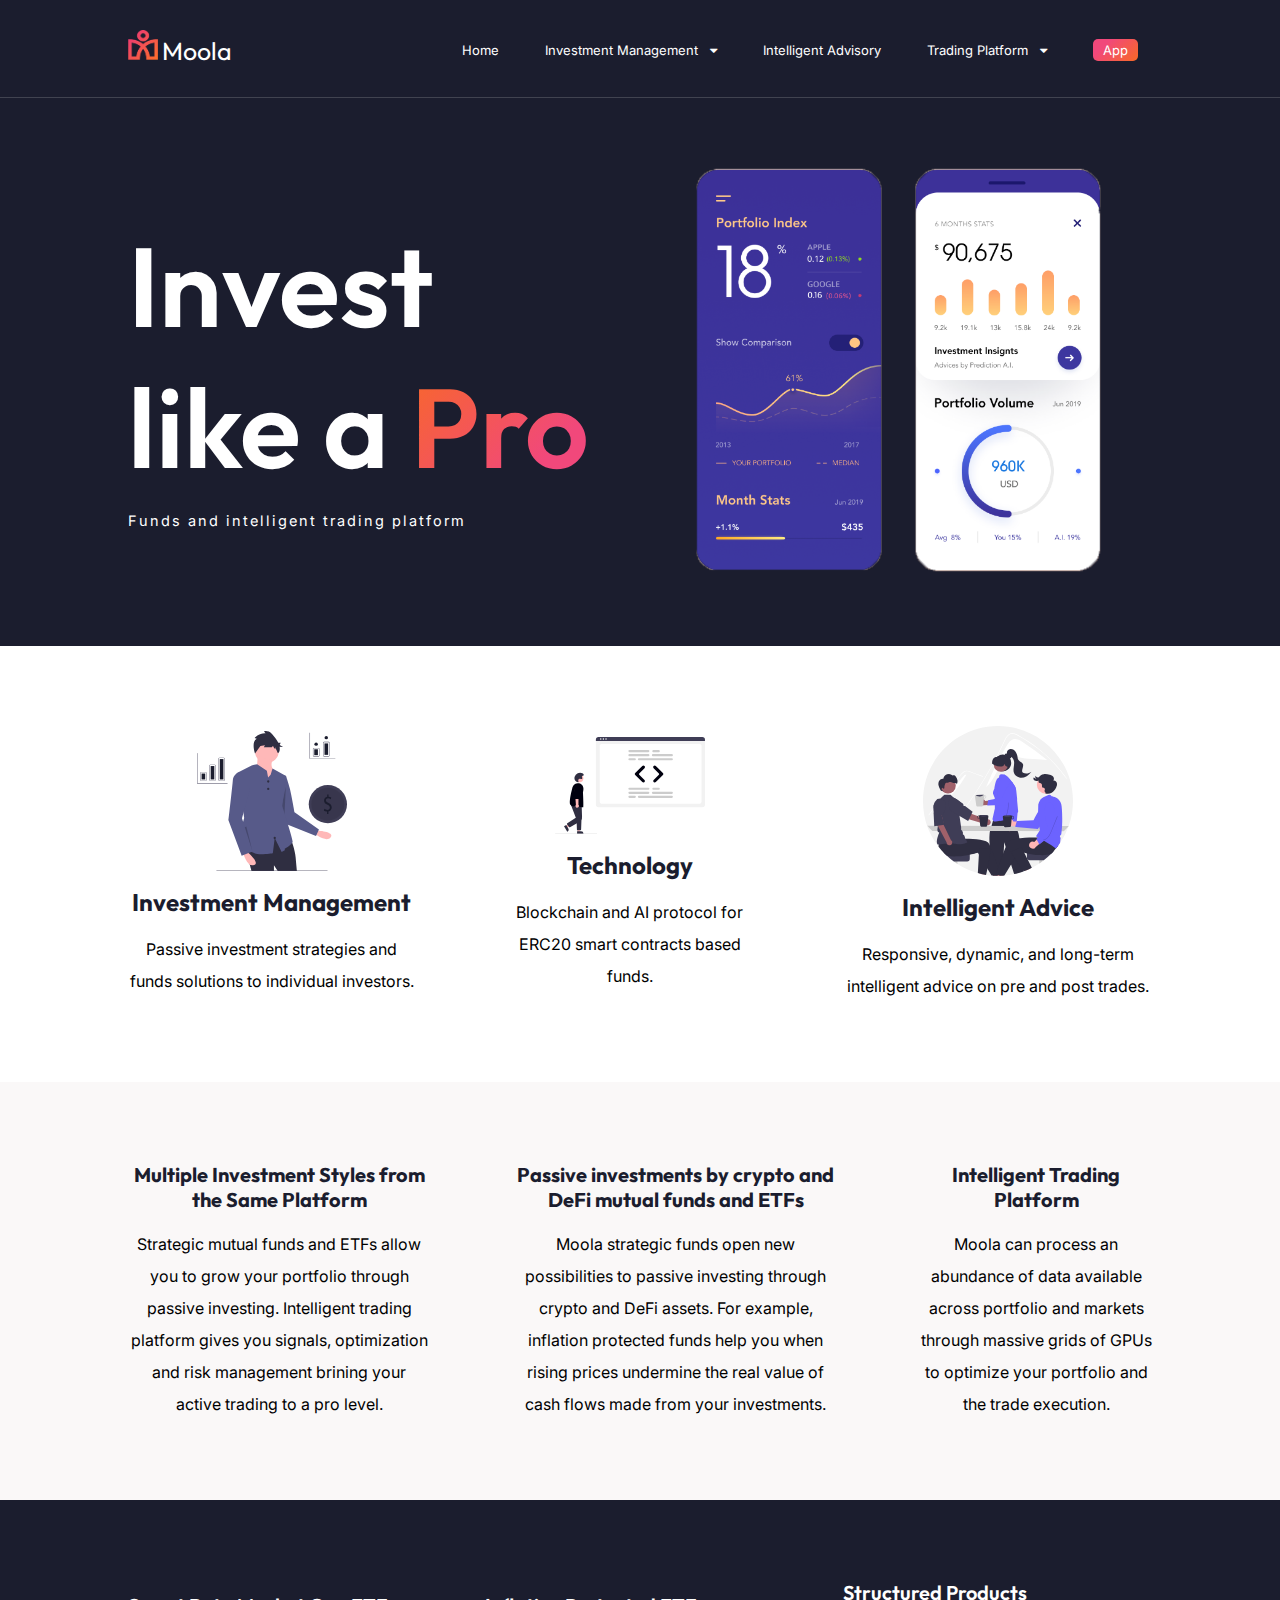
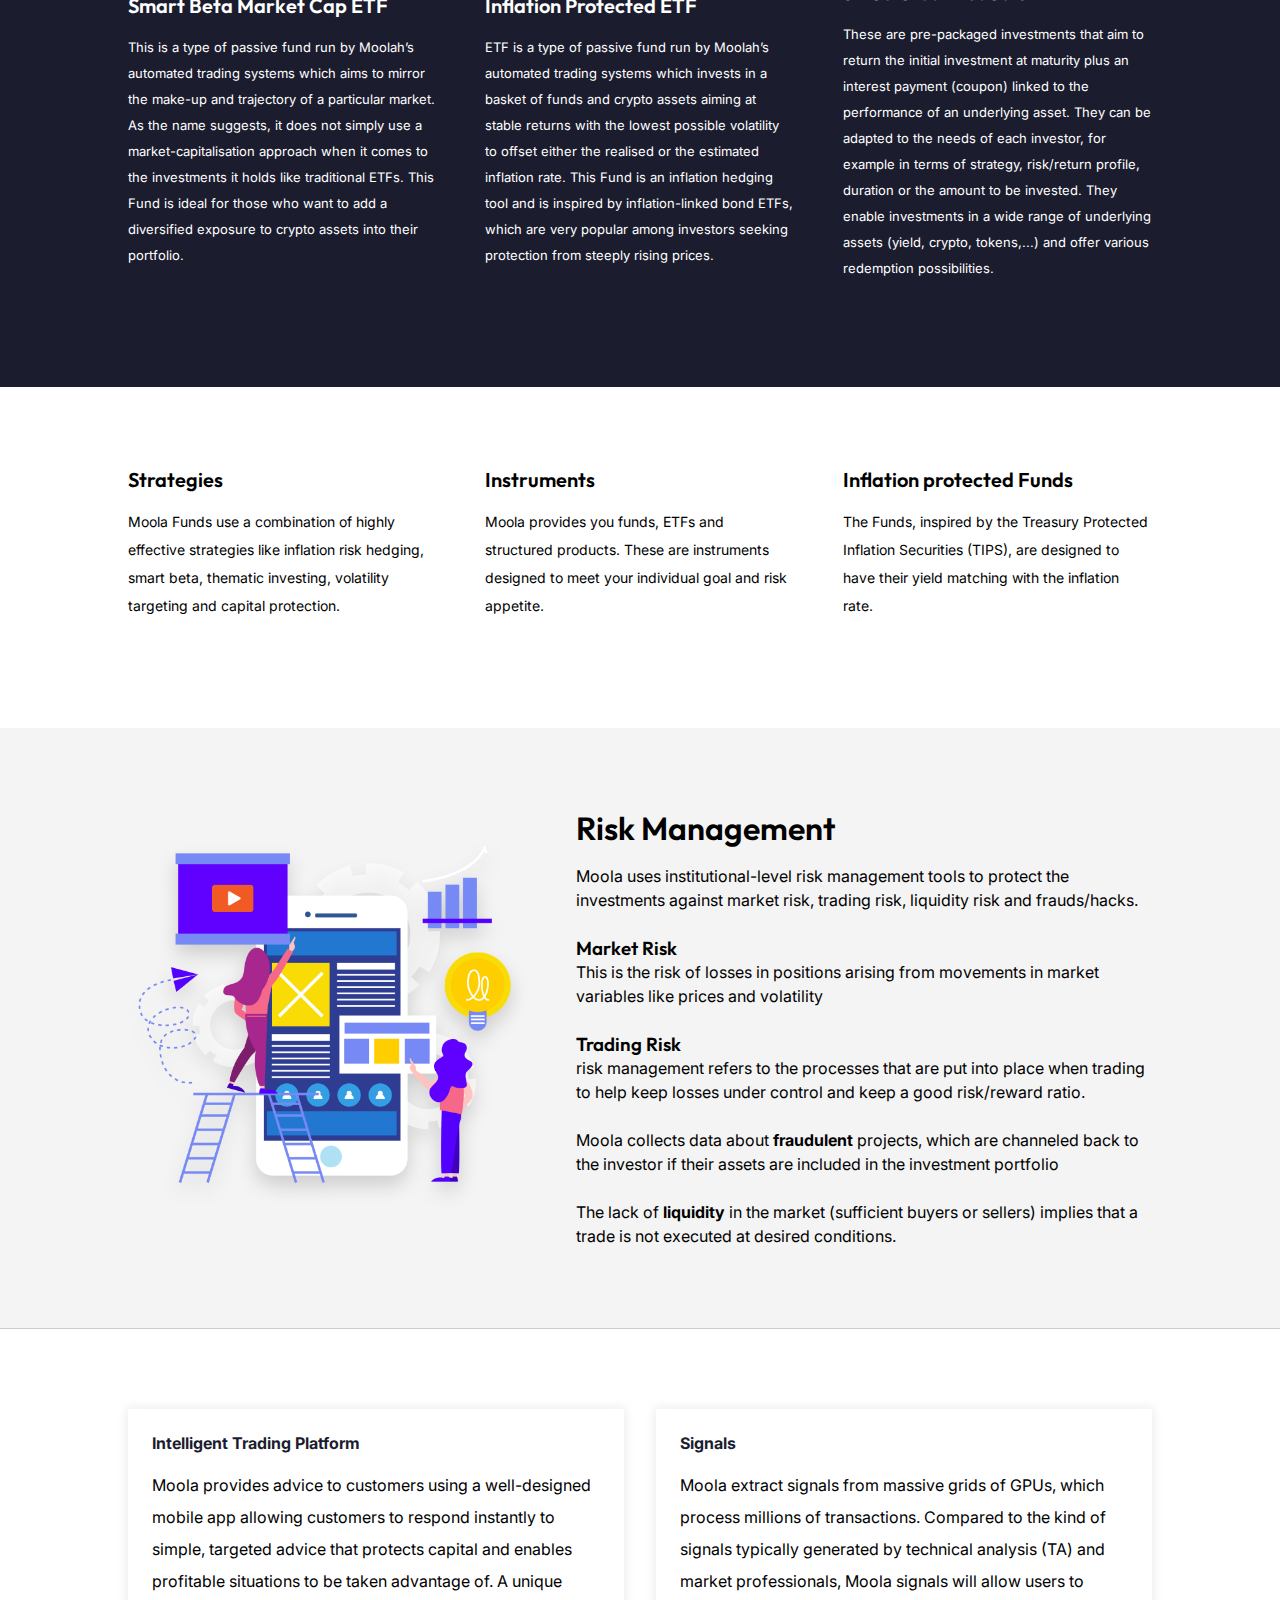
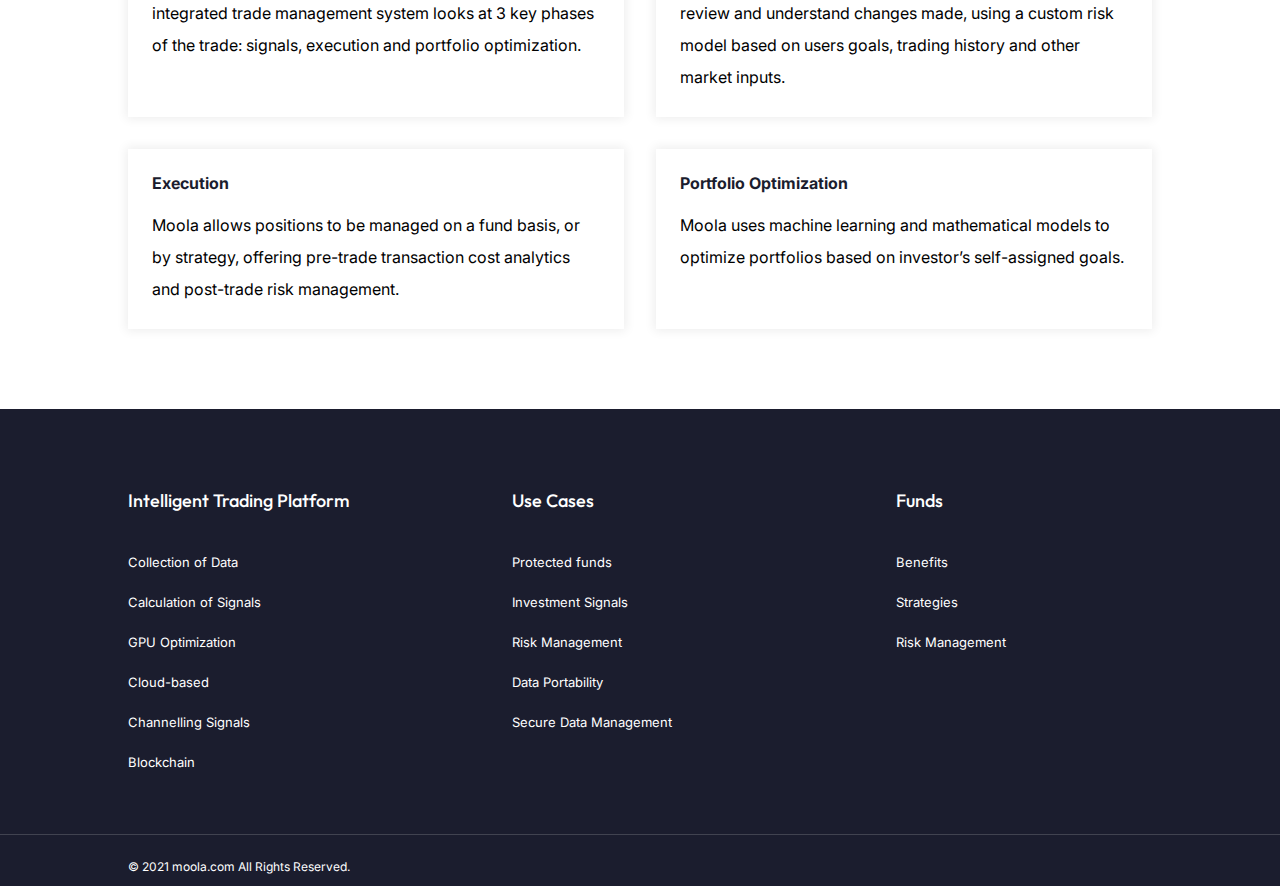
<file: index.html>
<!DOCTYPE html>
<html lang="en">
  <head>
    <meta charset="UTF-8" />
    <meta http-equiv="X-UA-Compatible" content="IE=edge" />
    <meta name="viewport" content="width=device-width, initial-scale=1.0" />
    <link rel="stylesheet" href="css/style.css" />
    <link rel="preconnect" href="https://fonts.googleapis.com" />
    <link rel="preconnect" href="https://fonts.gstatic.com" crossorigin />
    <link
      href="https://fonts.googleapis.com/css2?family=Inter:wght@400;500;600;700;800&display=swap"
      rel="stylesheet"
    />

    <link
      href="https://fonts.googleapis.com/css2?family=Outfit:wght@400;500;600;700;800&display=swap"
      rel="stylesheet"
    />
    <title>Moola</title>
    <link
      rel="stylesheet"
      href="https://cdnjs.cloudflare.com/ajax/libs/font-awesome/4.7.0/css/font-awesome.min.css"
    />
  </head>
  <body>
    <nav class="navbar">
      <div class="container nav">
        <!-- LOGO -->
        <div class="logo">
          <img src="images/logo.png" alt="" />
          <a href="index.html">Moola</a>
        </div>
        <!-- NAVIGATION MENU -->
        <ul class="nav-links">
          <!-- USING CHECKBOX HACK -->
          <input type="checkbox" id="checkbox_toggle" />
          <label for="checkbox_toggle" class="hamburger">&#9776;</label>
          <!-- NAVIGATION MENUS -->
          <div class="menu">
            <li><a href="index.html">Home</a></li>

            <li class="services">
              <a href="#"
                >Investment Management &nbsp;
                <i class="fa fa-caret-down" aria-hidden="true"></i>
              </a>
              <!-- DROPDOWN MENU -->
              <ul class="dropdown">
                <li><a href="benefits.html">Benefits</a></li>
                <li><a href="capital.html">Funds</a></li>

                <li><a href="strategy.html#strategy">Strategies</a></li>
              </ul>
            </li>

            <li class="services">
              <a href="advisory.html">Intelligent Advisory </a>
            
             
            </li>

            <li class="services">
              <!-- <a href="#">Intelligent Trading Platform &nbsp; -->
              <a href="#"
                >Trading Platform &nbsp;
                <i class="fa fa-caret-down" aria-hidden="true"></i
              ></a>
              <!-- DROPDOWN MENU -->
              <ul class="dropdown">
                <li><a href="mit.html">Technology</a></li>
                <li><a href="use-cases.html">Use Cases</a></li>
              </ul>
            </li>

            <li><a href="#" class="app">App</a></li>
          </div>
        </ul>
      </div>
    </nav>

    <section class="section landing">
      <div class="container landing-div">
        <div class="first">
          <h1>Invest <br />like a <span class="landing-color">Pro</span></h1>
          <p class="lead">Funds and intelligent trading platform</p>

          <!-- <div class="btn-link">
            <a href="" class="btn linkk">Get Started</a>
            <a href="" class="btn linkk">View More</a>
          </div> -->
        </div>

        <div class="image">
          <img src="images/invest.png" alt="" />
        </div>
      </div>
    </section>

    <section class="section intelligent">
      <div class="container intelligent-div">
        <div class="intelligent-cards">
          <img src="images/investing.svg" alt="" />
          <h2>Investment Management</h2>
          <p>
            Passive investment strategies and funds solutions to individual
            investors.
          </p>
        </div>

        <div class="intelligent-cards">
          <img src="images/tech.svg" alt="" />

          <h2>Technology</h2>
          <p>
            Blockchain and AI protocol for ERC20 smart contracts based funds.
          </p>
        </div>

        <div class="intelligent-cards">
          <img src="images/advice.svg" alt="" />

          <h2>Intelligent Advice</h2>
          <p>
            Responsive, dynamic, and long-term intelligent advice on pre and
            post trades.
          </p>
        </div>
      </div>
    </section>

    <section class="section multiple">
      <div class="container intelligent-div">
        <div class="intelligent-cards">
          <h2>Multiple Investment Styles from the Same Platform</h2>
          <p>
            Strategic mutual funds and ETFs allow you to grow your portfolio
            through passive investing. Intelligent trading platform gives you
            signals, optimization and risk management brining your active
            trading to a pro level.
          </p>
        </div>

        <div class="intelligent-cards">
         

          <h2>Passive investments by crypto and DeFi mutual funds and ETFs</h2>
          <p>
           
            

            Moola strategic funds open new possibilities to passive investing through crypto and DeFi assets.
            For example, inflation protected funds help you when rising prices undermine the real value of cash flows made from your investments.
            
            
          </p>
        </div>

        <div class="intelligent-cards">
       

          <h2> Intelligent Trading Platform</h2>
          <p>
            

            Moola can process an abundance of data available across portfolio and markets through massive grids of GPUs to optimize your portfolio and the trade execution.
            
          </p>
        </div>
      </div>
    </section>

    <section class="section smart">
      <div class="container smart-div">
        <div class="smart-cards">
          <h1>Smart Beta Market Cap ETF</h1>

          <p>
            This is a type of passive fund run by Moolah’s automated trading
            systems which aims to mirror the make-up and trajectory of a
            particular market. As the name suggests, it does not simply use a
            market-capitalisation approach when it comes to the investments it
            holds like traditional ETFs. This Fund is ideal for those who want
            to add a diversified exposure to crypto assets into their portfolio.
          </p>

          <!-- <a href="capital.html#smart" class="btn smart-link">Read More</a> -->
        </div>

        <div class="smart-cards">
          <h1>Inflation Protected ETF</h1>

          <p>
            ETF is a type of passive fund run by Moolah’s automated trading
            systems which invests in a basket of funds and crypto assets aiming
            at stable returns with the lowest possible volatility to offset
            either the realised or the estimated inflation rate. This Fund is an
            inflation hedging tool and is inspired by inflation-linked bond
            ETFs, which are very popular among investors seeking protection from
            steeply rising prices.
          </p>
          <!-- <a href="capital.html#etf" class="btn smart-link">Read More</a> -->
        </div>

        <div class="smart-cards">
          <h1>Structured Products</h1>

          <p>
            These are pre-packaged investments that aim to return the initial
            investment at maturity plus an interest payment (coupon) linked to
            the performance of an underlying asset. They can be adapted to the
            needs of each investor, for example in terms of strategy,
            risk/return profile, duration or the amount to be invested. They
            enable investments in a wide range of underlying assets (yield,
            crypto, tokens,...) and offer various redemption possibilities.
          </p>
          <!-- <a href="capital.html#products" class="btn smart-link">Read More</a> -->
        </div>
      </div>
    </section>

    <section class="section stra">
      <div class="container smart-div">
        <div class="smart-cards">
          <h1>Strategies</h1>

          <p>
            Moola Funds use a combination of highly effective strategies like
            inflation risk hedging, smart beta, thematic investing, volatility
            targeting and capital protection.
          </p>

          <!-- <a href="capital.html#smart" class="btn smart-link">Read More</a> -->
        </div>

        <div class="smart-cards">
          <h1>Instruments</h1>

          <p>
            Moola provides you funds, ETFs and structured products. These are
            instruments designed to meet your individual goal and risk appetite.
          </p>
          <!-- <a href="capital.html#etf" class="btn smart-link">Read More</a> -->
        </div>

        <div class="smart-cards">
          <h1>Inflation protected Funds</h1>

          <p>
            The Funds, inspired by the Treasury Protected Inflation Securities
            (TIPS), are designed to have their yield matching with the inflation
            rate.
          </p>
          <!-- <a href="capital.html#products" class="btn smart-link">Read More</a> -->
        </div>
      </div>
    </section>

    <section class="section management" id="risk">
      <div class="container management-div">
        <div class="image-management">
          <img src="images/tech.png" alt="" />
        </div>
        <div class="text-management">
          <h1>Risk Management</h1>
          <p>
            Moola uses institutional-level risk management tools to protect the
            investments against market risk, trading risk, liquidity risk and
            frauds/hacks. 
          </p>
          <div class="risk-items">
            <h3>Market Risk</h3>
            <p>
              This is the risk of losses in positions arising from movements in
              market variables like prices and volatility
            </p>
          </div>
          <div class="risk-items">
            <h3>Trading Risk</h3>
            <p>
              risk management refers to the processes that are put into place
              when trading to help keep losses under control and keep a good
              risk/reward ratio.
            </p>
          </div>
          <div class="risk-items">
            <p>
              Moola collects data about <strong>fraudulent</strong> projects,
              which are channeled back to the investor if their assets are
              included in the investment portfolio
            </p>
          </div>

          <div class="risk-items">
            <p>
              The lack of <strong>liquidity</strong> in the market (sufficient
              buyers or sellers) implies that a trade is not executed at desired
              conditions.
            </p>
          </div>
        </div>
      </div>
    </section>

    <section class="section cardss">
      <div class="container cardss-div">
        <!-- <h1>Moola Funds Benefits</h1>
        <p>
          Moola Funds are multi-asset instruments which give investors four
          essential benefits.
        </p> -->
        <div class="four-cards-div">
          <div class="four-cards">
            <h4>Intelligent Trading Platform</h4>
            <p>
              Moola provides advice to customers using a well-designed mobile
              app allowing customers to respond instantly to simple, targeted
              advice that protects capital and enables profitable situations to
              be taken advantage of. A unique integrated trade management system
              looks at 3 key phases of the trade: signals, execution and
              portfolio optimization.
            </p>
          </div>

          <div class="four-cards">
            <h4>Signals</h4>
            <p>
              Moola extract signals from massive grids of GPUs, which process
              millions of transactions. Compared to the kind of signals
              typically generated by technical analysis (TA) and market
              professionals, Moola signals will allow users to review and
              understand changes made, using a custom risk model based on users
              goals, trading history and other market inputs.
            </p>
          </div>
        </div>

        <div class="four-cards-div">
          <div class="four-cards">
            <h4>Execution </h4>
            <p>
              Moola allows positions to be managed on a fund basis, or by
              strategy, offering pre-trade transaction cost analytics and
              post-trade risk management.
            </p>
          </div>

          <div class="four-cards">
            <h4>Portfolio Optimization </h4>
            <p>
              Moola uses machine learning and mathematical models to optimize
              portfolios based on investor’s self-assigned goals.
            </p>
          </div>
        </div>
      </div>
    </section>

    <footer class="footer">
      <div class="container footer-div">
        <div class="footer-grid">
          <h3>Intelligent Trading Platform</h3>
          <a href="mit.html">Collection of Data</a>
          <a href="mit.html">Calculation of Signals</a>
          <a href="mit.html">GPU Optimization</a>
          <a href="mit.html">Cloud-based</a>
          <a href="mit.html">Channelling Signals</a>
          <a href="mit.html">Blockchain</a>
        </div>

        <div class="footer-grid">
          <h3>Use Cases</h3>
          <a href="use-cases.html">Protected funds</a>
          <a href="use-cases.html">Investment Signals</a>
          <a href="use-cases.html">Risk Management</a>
          <a href="use-cases.html">Data Portability</a>
          <a href="use-cases.html">Secure Data Management</a>
        </div>

        <div class="footer-grid">
          <h3>Funds</h3>
          <a href="benefits.html">Benefits</a>
          <a href="strategy.html#strategy">Strategies</a>
          <!-- <a href="mit.html">Defi</a>
          <a href="mit.html">Blockchain</a> -->
          <a href="index.html#risk">Risk Management</a>
        </div>

        <!-- <div class="footer-grid">
          <h3>Others</h3>
          <a href="capital.html#product">Structured Products</a>
          <a href="capital.html#etf">Inflation Protected Funds</a>
          <a href="capital.html#smart">Smart Beta Market Cap Funds</a>
        </div> -->
      </div>
      <div class="div"></div>

      <p class="container">&copy; 2021 moola.com All Rights Reserved.</p>
    </footer>
  </body>
</html>
</file>
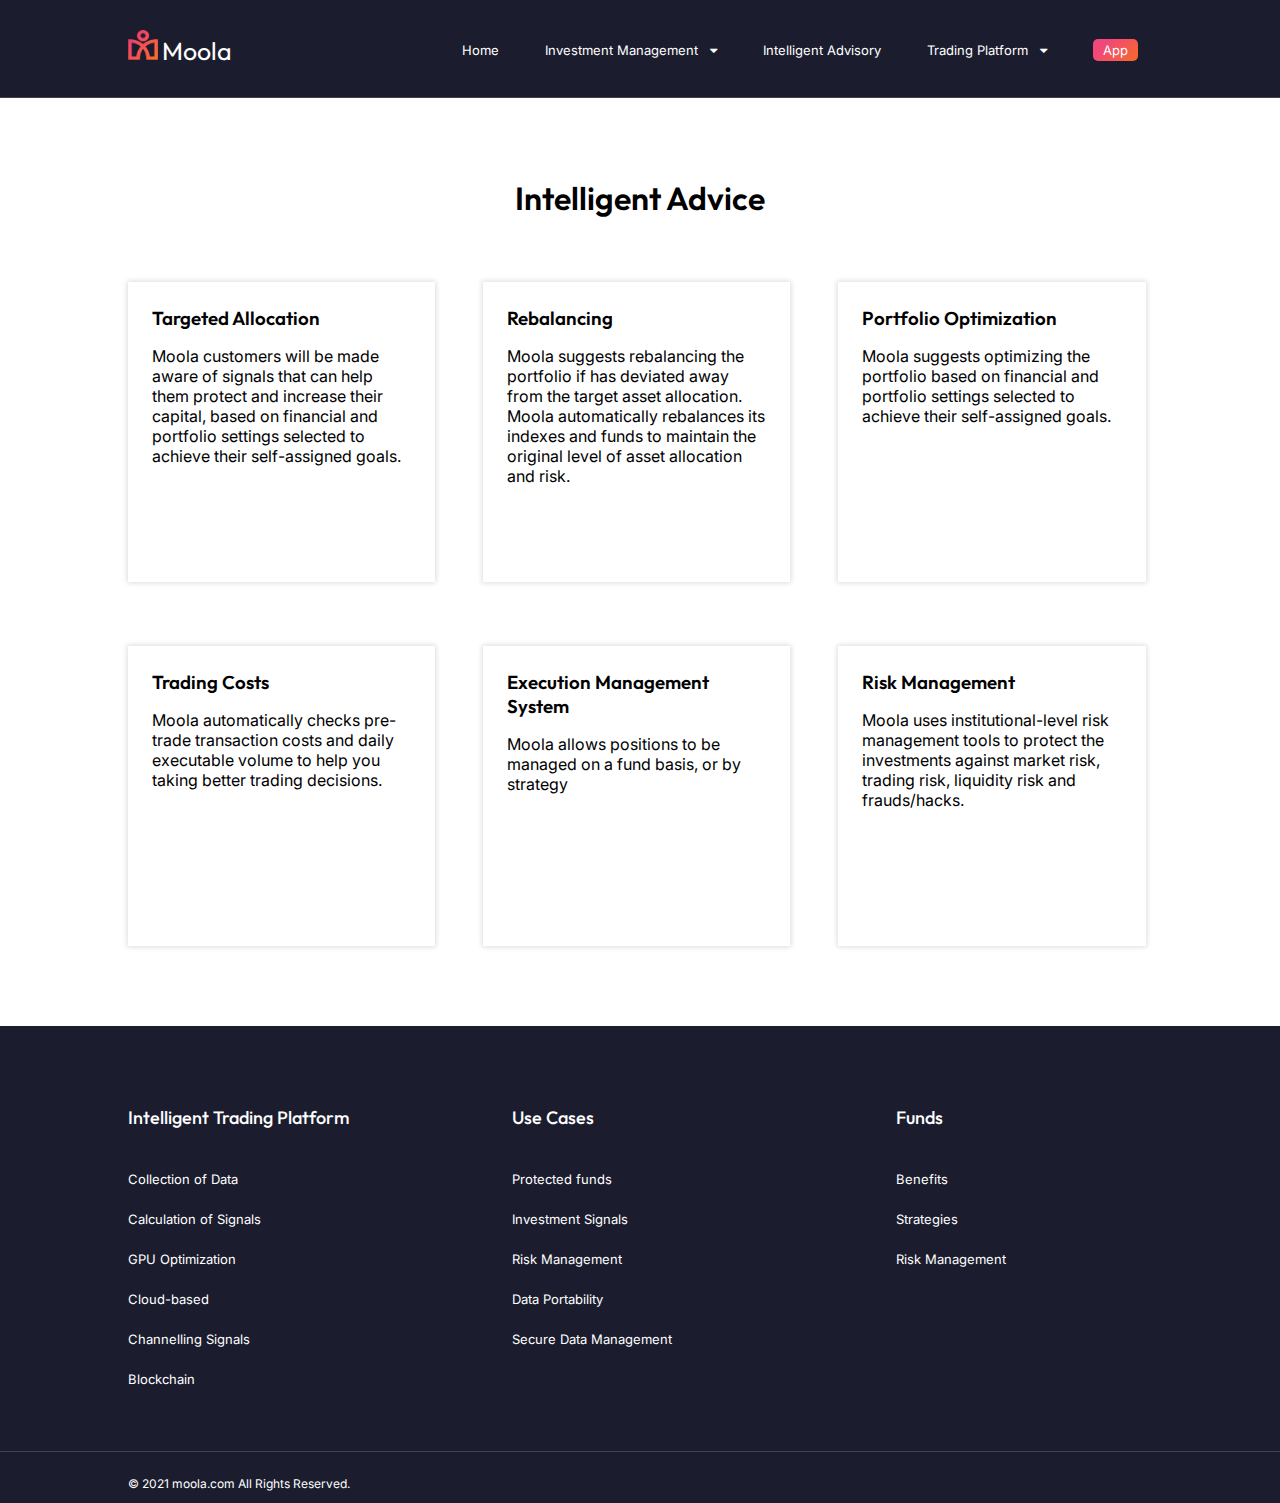
<file: advisory.html>
<!DOCTYPE html>
<html lang="en">
  <head>
    <meta charset="UTF-8" />
    <meta http-equiv="X-UA-Compatible" content="IE=edge" />
    <meta name="viewport" content="width=device-width, initial-scale=1.0" />
    <link rel="stylesheet" href="css/style.css" />
    <link rel="preconnect" href="https://fonts.googleapis.com" />
    <link rel="preconnect" href="https://fonts.gstatic.com" crossorigin />
    <link
      href="https://fonts.googleapis.com/css2?family=Inter:wght@400;500;600;700;800&display=swap"
      rel="stylesheet"
    />

    <link
      href="https://fonts.googleapis.com/css2?family=Outfit:wght@400;500;600;700;800&display=swap"
      rel="stylesheet"
    />
    <title>Moola</title>
    <link
      rel="stylesheet"
      href="https://cdnjs.cloudflare.com/ajax/libs/font-awesome/4.7.0/css/font-awesome.min.css"
    />
  </head>
  <body>
    <nav class="navbar">
      <div class="container nav">
        <!-- LOGO -->
        <div class="logo">
          <img src="images/logo.png" alt="" />
          <a href="index.html">Moola</a>
        </div>
        <!-- NAVIGATION MENU -->
        <ul class="nav-links">
          <!-- USING CHECKBOX HACK -->
          <input type="checkbox" id="checkbox_toggle" />
          <label for="checkbox_toggle" class="hamburger">&#9776;</label>
          <!-- NAVIGATION MENUS -->
          <div class="menu">
            <li><a href="index.html">Home</a></li>

            <li class="services">
              <a href="#"
                >Investment Management &nbsp;
                <i class="fa fa-caret-down" aria-hidden="true"></i>
              </a>
              <!-- DROPDOWN MENU -->
              <ul class="dropdown">
                <li><a href="benefits.html">Benefits</a></li>
                <li><a href="capital.html">Funds</a></li>

                <li><a href="strategy.html#strategy">Strategies</a></li>
              </ul>
            </li>

            <li class="services">
              <a href="advisory.html">Intelligent Advisory </a>
            </li>

            <li class="services">
              <!-- <a href="#">Intelligent Trading Platform &nbsp; -->
              <a href="#"
                >Trading Platform &nbsp;
                <i class="fa fa-caret-down" aria-hidden="true"></i
              ></a>
              <!-- DROPDOWN MENU -->
              <ul class="dropdown">
                <li><a href="mit.html">Technology</a></li>
                <li><a href="use-cases.html">Use Cases</a></li>
              </ul>
            </li>

            <li><a href="#" class="app">App</a></li>
          </div>
        </ul>
      </div>
    </nav>

    <section class="section advisory">
      <div class="container mit-div">
        <h1>Intelligent Advice</h1>

        <div class="flexx">
          <div class="mit-cards">
            <h3>Targeted Allocation</h3>
            <p>
              Moola customers will be made aware of signals that can help them
              protect and increase their capital, based on financial and
              portfolio settings selected to achieve their self-assigned goals.
            </p>
          </div>

          <div class="mit-cards">
            <h3>Rebalancing</h3>
            <p>
              Moola suggests rebalancing the portfolio if has deviated away from
              the target asset allocation. Moola automatically rebalances its
              indexes and funds to maintain the original level of asset
              allocation and risk.
            </p>
          </div>

          <div class="mit-cards">
            <h3>Portfolio Optimization</h3>
            <p>
              Moola suggests optimizing the portfolio based on financial and
              portfolio settings selected to achieve their self-assigned goals.
            </p>
          </div>
        </div>

        <div class="flexx">
          <div class="mit-cards">
            <h3>Trading Costs</h3>
            <p>
              Moola automatically checks pre-trade transaction costs and daily
              executable volume to help you taking better trading decisions.
            </p>
          </div>

          <div class="mit-cards">
            <h3>Execution Management System</h3>
            <p>
              Moola allows positions to be managed on a fund basis, or by
              strategy
            </p>
          </div>

          <div class="mit-cards">
            <h3>Risk Management</h3>
            <p>
              Moola uses institutional-level risk management tools to protect
              the investments against market risk, trading risk, liquidity risk
              and frauds/hacks. 
            </p>
          </div>
        </div>
      </div>
    </section>

    <footer class="footer">
      <div class="container footer-div">
        <div class="footer-grid">
          <h3>Intelligent Trading Platform</h3>
          <a href="mit.html">Collection of Data</a>
          <a href="mit.html">Calculation of Signals</a>
          <a href="mit.html">GPU Optimization</a>
          <a href="mit.html">Cloud-based</a>
          <a href="mit.html">Channelling Signals</a>
          <a href="mit.html">Blockchain</a>
        </div>

        <div class="footer-grid">
          <h3>Use Cases</h3>
          <a href="use-cases.html">Protected funds</a>
          <a href="use-cases.html">Investment Signals</a>
          <a href="use-cases.html">Risk Management</a>
          <a href="use-cases.html">Data Portability</a>
          <a href="use-cases.html">Secure Data Management</a>
        </div>

        <div class="footer-grid">
          <h3>Funds</h3>
          <a href="benefits.html">Benefits</a>
          <a href="strategy.html#strategy">Strategies</a>
          <!-- <a href="mit.html">Defi</a>
          <a href="mit.html">Blockchain</a> -->
          <a href="index.html#risk">Risk Management</a>
        </div>

        <!-- <div class="footer-grid">
          <h3>Others</h3>
          <a href="capital.html#product">Structured Products</a>
          <a href="capital.html#etf">Inflation Protected Funds</a>
          <a href="capital.html#smart">Smart Beta Market Cap Funds</a>
        </div> -->
      </div>
      <div class="div"></div>

      <p class="container">&copy; 2021 moola.com All Rights Reserved.</p>
    </footer>
  </body>
</html>
</file>
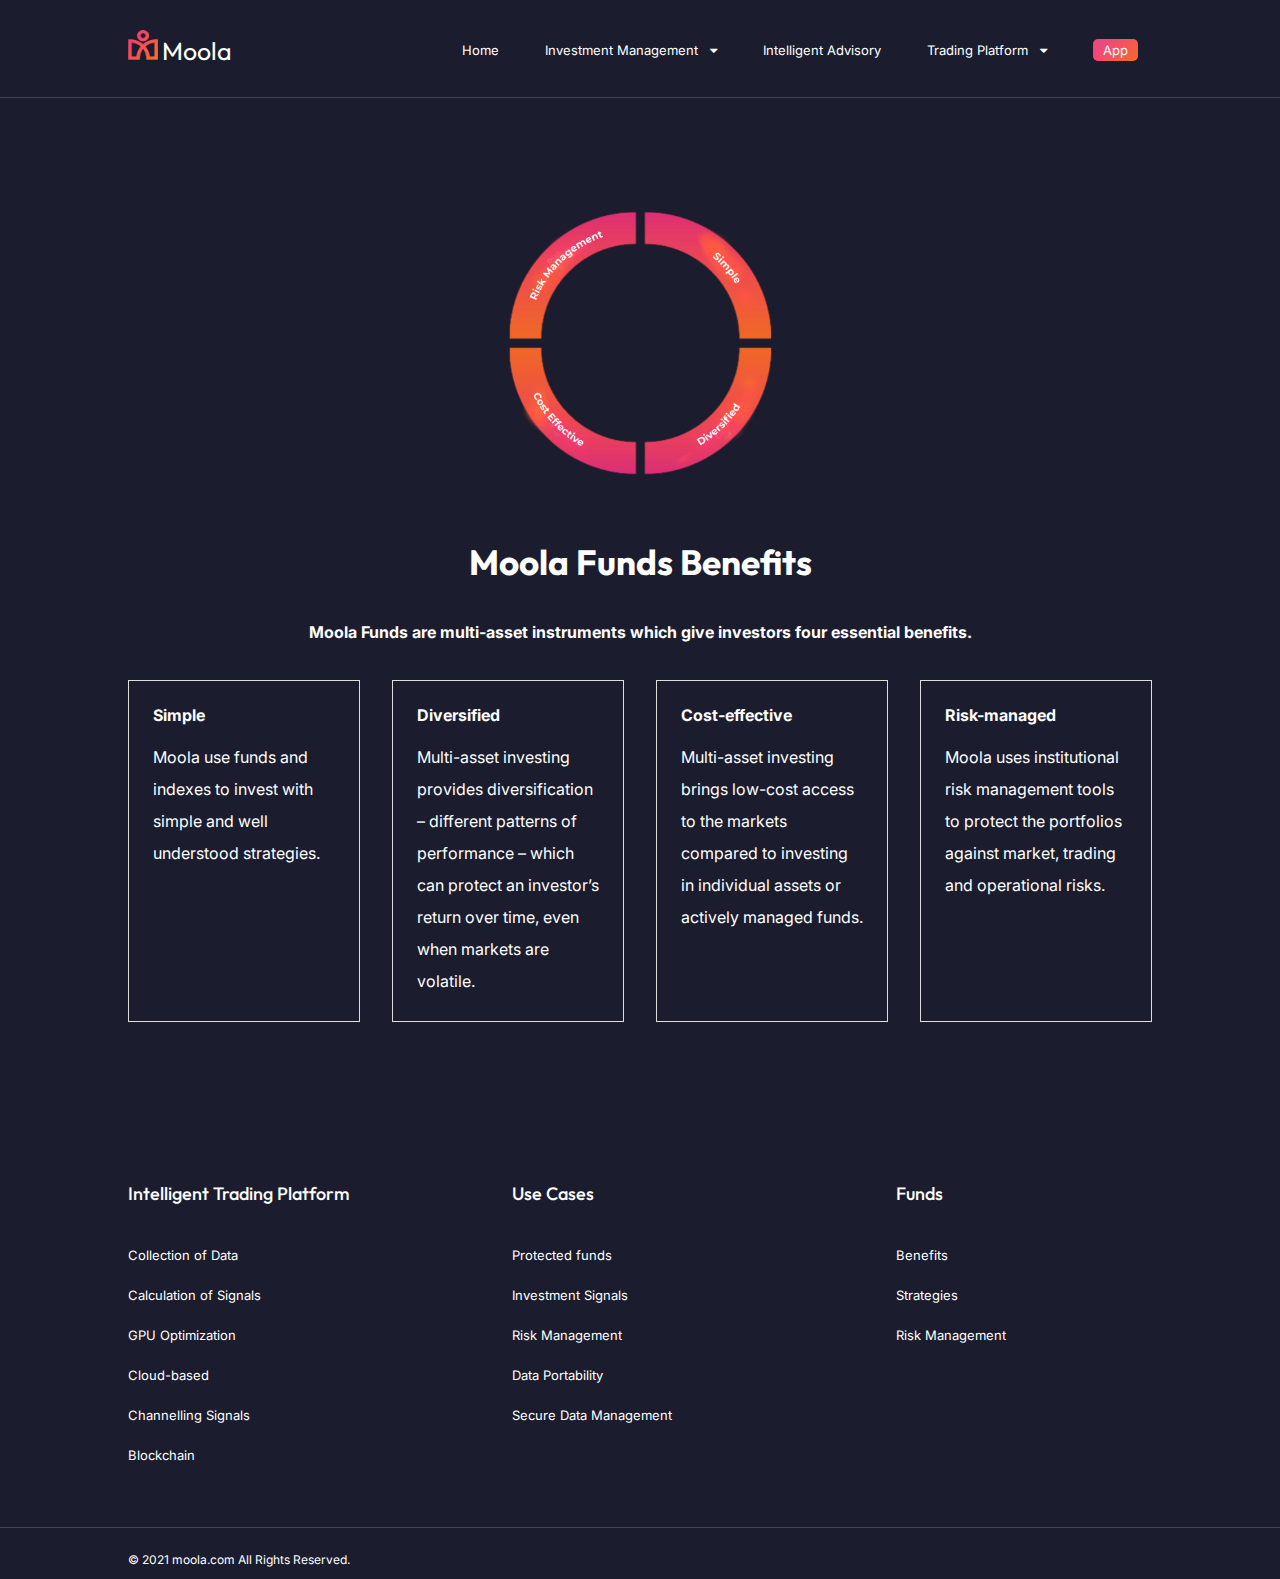
<file: benefits.html>
<!DOCTYPE html>
<html lang="en">
    <head>
        <meta charset="UTF-8" />
        <meta http-equiv="X-UA-Compatible" content="IE=edge" />
        <meta name="viewport" content="width=device-width, initial-scale=1.0" />
        <link rel="stylesheet" href="css/style.css" />
        <link rel="preconnect" href="https://fonts.googleapis.com" />
        <link rel="preconnect" href="https://fonts.gstatic.com" crossorigin />
        <link
          href="https://fonts.googleapis.com/css2?family=Inter:wght@400;500;600;700;800&display=swap"
          rel="stylesheet"
        />
    
        <link
          href="https://fonts.googleapis.com/css2?family=Outfit:wght@400;500;600;700;800&display=swap"
          rel="stylesheet"
        />
        <title>Moola</title>
        <link
          rel="stylesheet"
          href="https://cdnjs.cloudflare.com/ajax/libs/font-awesome/4.7.0/css/font-awesome.min.css"
        />
      </head>
      <body>
        <nav class="navbar">
          <div class="container nav">
            <!-- LOGO -->
            <div class="logo">
              <img src="images/logo.png" alt="" />
              <a href="index.html">Moola</a>
            </div>
            <!-- NAVIGATION MENU -->
            <ul class="nav-links">
              <!-- USING CHECKBOX HACK -->
              <input type="checkbox" id="checkbox_toggle" />
              <label for="checkbox_toggle" class="hamburger">&#9776;</label>
              <!-- NAVIGATION MENUS -->
              <div class="menu">
                <li><a href="index.html">Home</a></li>
    
                <li class="services">
                  <a href="#"
                    >Investment Management &nbsp;
                    <i class="fa fa-caret-down" aria-hidden="true"></i>
                  </a>
                  <!-- DROPDOWN MENU -->
                  <ul class="dropdown">
                    <li><a href="benefits.html">Benefits</a></li>
                    <li><a href="capital.html">Funds</a></li>
    
                    <li><a href="strategy.html#strategy">Strategies</a></li>
                  </ul>
                </li>
    
                <li class="services">
                  <a href="advisory.html">Intelligent Advisory </a>
                
                 
                </li>
    
                <li class="services">
                  <!-- <a href="#">Intelligent Trading Platform &nbsp; -->
                  <a href="#"
                    >Trading Platform &nbsp;
                    <i class="fa fa-caret-down" aria-hidden="true"></i
                  ></a>
                  <!-- DROPDOWN MENU -->
                  <ul class="dropdown">
                    <li><a href="mit.html">Technology</a></li>
                    <li><a href="use-cases.html">Use Cases</a></li>
                  </ul>
                </li>
    
                <li><a href="#" class="app">App</a></li>
              </div>
            </ul>
          </div>
        </nav>
    <section class="section cardss benn">
        <div class="container cardss-div">

            <img src="images/Picture1.png" alt="" class="benefit-img">
          <h1>Moola Funds Benefits</h1>
          <p>
            Moola Funds are multi-asset instruments which give investors four
            essential benefits.
          </p>
          <div class="four-cards-div">
            <div class="four-cards">
              <h4>Simple</h4>
              <p>
                Moola use funds and indexes to invest with simple and well
                understood strategies.
              </p>
            </div>
  
            <div class="four-cards">
              <h4>Diversified</h4>
              <p>
                Multi-asset investing provides diversification – different
                patterns of performance – which can protect an investor’s return
                over time, even when markets are volatile.
              </p>
            </div>
  
            <div class="four-cards">
              <h4>Cost-effective</h4>
              <p>
                Multi-asset investing brings low-cost access to the markets
                compared to investing in individual assets or actively managed
                funds.
              </p>
            </div>
  
            <div class="four-cards">
              <h4>Risk-managed</h4>
              <p>
                Moola uses institutional risk management tools to protect the
                portfolios against market, trading and operational risks.
              </p>
            </div>
          </div>
        </div>
      </section>

     
      <footer class="footer">
        <div class="container footer-div">
          <div class="footer-grid">
            <h3>Intelligent Trading Platform</h3>
            <a href="mit.html">Collection of Data</a>
            <a href="mit.html">Calculation of Signals</a>
            <a href="mit.html">GPU Optimization</a>
            <a href="mit.html">Cloud-based</a>
            <a href="mit.html">Channelling Signals</a>
            <a href="mit.html">Blockchain</a>
          </div>
  
          <div class="footer-grid">
            <h3>Use Cases</h3>
            <a href="use-cases.html">Protected funds</a>
            <a href="use-cases.html">Investment Signals</a>
            <a href="use-cases.html">Risk Management</a>
            <a href="use-cases.html">Data Portability</a>
            <a href="use-cases.html">Secure Data Management</a>
          </div>
  
          <div class="footer-grid">
            <h3>Funds</h3>
            <a href="benefits.html">Benefits</a>
            <a href="strategy.html#strategy">Strategies</a>
            <!-- <a href="mit.html">Defi</a>
            <a href="mit.html">Blockchain</a> -->
            <a href="index.html#risk">Risk Management</a>
          </div>
  
          <!-- <div class="footer-grid">
            <h3>Others</h3>
            <a href="capital.html#product">Structured Products</a>
            <a href="capital.html#etf">Inflation Protected Funds</a>
            <a href="capital.html#smart">Smart Beta Market Cap Funds</a>
          </div> -->
        </div>
        <div class="div"></div>
  
        <p class="container">&copy; 2021 moola.com All Rights Reserved.</p>
      </footer>
  </body>
</html>
</file>
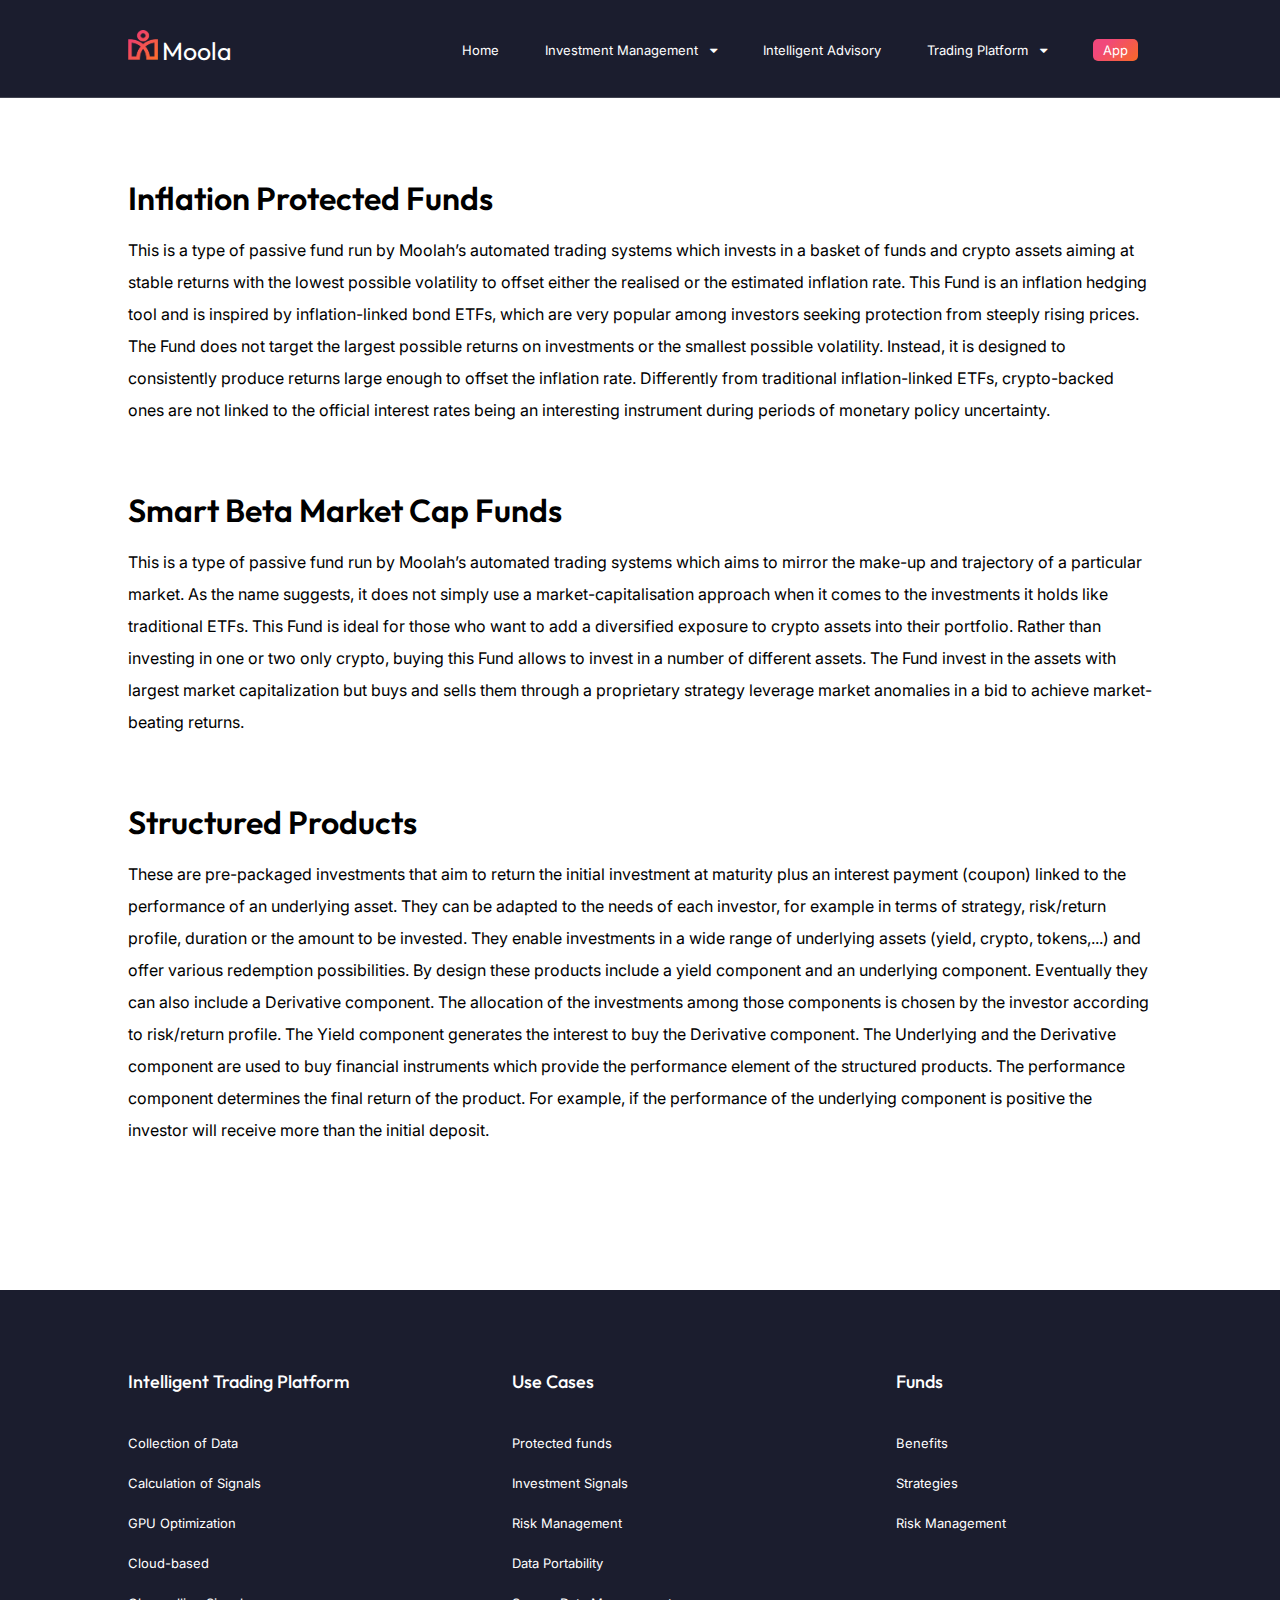
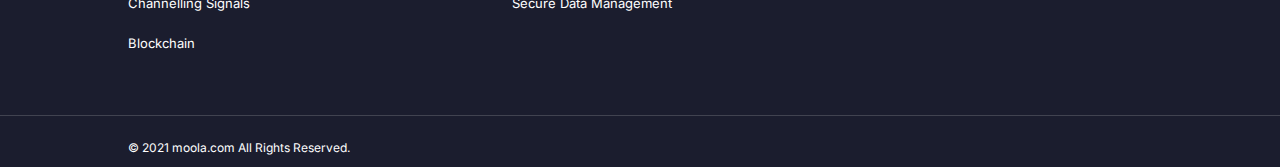
<file: capital.html>
<!DOCTYPE html>
<html lang="en">
    <head>
        <meta charset="UTF-8" />
        <meta http-equiv="X-UA-Compatible" content="IE=edge" />
        <meta name="viewport" content="width=device-width, initial-scale=1.0" />
        <link rel="stylesheet" href="css/style.css" />
        <link rel="preconnect" href="https://fonts.googleapis.com" />
        <link rel="preconnect" href="https://fonts.gstatic.com" crossorigin />
        <link
          href="https://fonts.googleapis.com/css2?family=Inter:wght@400;500;600;700;800&display=swap"
          rel="stylesheet"
        />
    
        <link
          href="https://fonts.googleapis.com/css2?family=Outfit:wght@400;500;600;700;800&display=swap"
          rel="stylesheet"
        />
        <title>Moola</title>
        <link
          rel="stylesheet"
          href="https://cdnjs.cloudflare.com/ajax/libs/font-awesome/4.7.0/css/font-awesome.min.css"
        />
      </head>
      <body>
        <nav class="navbar">
          <div class="container nav">
            <!-- LOGO -->
            <div class="logo">
              <img src="images/logo.png" alt="" />
              <a href="index.html">Moola</a>
            </div>
            <!-- NAVIGATION MENU -->
            <ul class="nav-links">
              <!-- USING CHECKBOX HACK -->
              <input type="checkbox" id="checkbox_toggle" />
              <label for="checkbox_toggle" class="hamburger">&#9776;</label>
              <!-- NAVIGATION MENUS -->
              <div class="menu">
                <li><a href="index.html">Home</a></li>
    
                <li class="services">
                  <a href="#"
                    >Investment Management &nbsp;
                    <i class="fa fa-caret-down" aria-hidden="true"></i>
                  </a>
                  <!-- DROPDOWN MENU -->
                  <ul class="dropdown">
                    <li><a href="benefits.html">Benefits</a></li>
                    <li><a href="capital.html">Funds</a></li>
    
                    <li><a href="strategy.html#strategy">Strategies</a></li>
                  </ul>
                </li>
    
                <li class="services">
                  <a href="advisory.html">Intelligent Advisory </a>
                
                 
                </li>
    
                <li class="services">
                  <!-- <a href="#">Intelligent Trading Platform &nbsp; -->
                  <a href="#"
                    >Trading Platform &nbsp;
                    <i class="fa fa-caret-down" aria-hidden="true"></i
                  ></a>
                  <!-- DROPDOWN MENU -->
                  <ul class="dropdown">
                    <li><a href="mit.html">Technology</a></li>
                    <li><a href="use-cases.html">Use Cases</a></li>
                  </ul>
                </li>
    
                <li><a href="#" class="app">App</a></li>
              </div>
            </ul>
          </div>
        </nav>

    <section class="section smart-beta-section" id="etf">

      <div class="container smart-beta" >
        <h1>Inflation Protected Funds </h1>
        <p>
          This is a type of passive fund run by Moolah’s automated trading systems which invests in a basket of funds and crypto assets aiming at stable returns with the lowest possible volatility to offset either the realised or the estimated inflation rate. 

          This Fund is an inflation hedging tool and is inspired by inflation-linked bond ETFs, which are very popular among investors seeking protection from steeply rising prices.
          
          The Fund does not target the largest possible returns on investments or the smallest possible volatility. Instead, it is designed to consistently produce returns large enough to offset the inflation rate. 
          
          Differently from traditional inflation-linked ETFs, crypto-backed ones are not linked to the official interest rates being an interesting instrument during periods of monetary policy uncertainty.
          
        </p>
        
      </div>
        
      <div class="container smart-beta" id="smart">
        <h1>Smart Beta Market Cap Funds</h1>
        <p>
          This is a type of passive fund run by Moolah’s automated trading
          systems which aims to mirror the make-up and trajectory of a
          particular market. As the name suggests, it does not simply use a
          market-capitalisation approach when it comes to the investments it
          holds like traditional ETFs. This Fund is ideal for those who want to
          add a diversified exposure to crypto assets into their portfolio.
          Rather than investing in one or two only crypto, buying this Fund
          allows to invest in a number of different assets. The Fund invest in
          the assets with largest market capitalization but buys and sells them
          through a proprietary strategy leverage market anomalies in a bid to
          achieve market-beating returns.
        </p>
        
      </div>

     

      <div class="container smart-beta" id="products">
        <h1>Structured Products</h1>
        <p>
            These are pre-packaged investments that aim to return the initial investment at maturity plus an interest payment (coupon) linked to the performance of an underlying asset.

            They can be adapted to the needs of each investor, for example in terms of strategy, risk/return profile, duration or the amount to be invested. They enable investments in a wide range of underlying assets (yield, crypto, tokens,...) and offer various redemption possibilities.
            
            By design these products include a yield component and an underlying component. Eventually they can also include a Derivative component. The allocation of the investments among those components is chosen by the investor according to risk/return profile.
            
            The Yield component generates the interest to buy the Derivative component.
            
            The Underlying and the Derivative component are used to buy financial instruments which provide the performance element of the structured products. The performance component determines the final return of the product. For example, if the performance of the underlying component is positive the investor will receive more than the initial deposit.
               
        </p>
        
      </div>
    </section>

    

    <footer class="footer">
      <div class="container footer-div">
        <div class="footer-grid">
          <h3>Intelligent Trading Platform</h3>
          <a href="mit.html">Collection of Data</a>
          <a href="mit.html">Calculation of Signals</a>
          <a href="mit.html">GPU Optimization</a>
          <a href="mit.html">Cloud-based</a>
          <a href="mit.html">Channelling Signals</a>
          <a href="mit.html">Blockchain</a>
        </div>

        <div class="footer-grid">
          <h3>Use Cases</h3>
          <a href="use-cases.html">Protected funds</a>
          <a href="use-cases.html">Investment Signals</a>
          <a href="use-cases.html">Risk Management</a>
          <a href="use-cases.html">Data Portability</a>
          <a href="use-cases.html">Secure Data Management</a>
        </div>

        <div class="footer-grid">
          <h3>Funds</h3>
          <a href="benefits.html">Benefits</a>
          <a href="strategy.html#strategy">Strategies</a>
          <!-- <a href="mit.html">Defi</a>
          <a href="mit.html">Blockchain</a> -->
          <a href="index.html#risk">Risk Management</a>
        </div>

        <!-- <div class="footer-grid">
          <h3>Others</h3>
          <a href="capital.html#product">Structured Products</a>
          <a href="capital.html#etf">Inflation Protected Funds</a>
          <a href="capital.html#smart">Smart Beta Market Cap Funds</a>
        </div> -->
      </div>
      <div class="div"></div>

      <p class="container">&copy; 2021 moola.com All Rights Reserved.</p>
    </footer>
  </body>
</html>
</file>
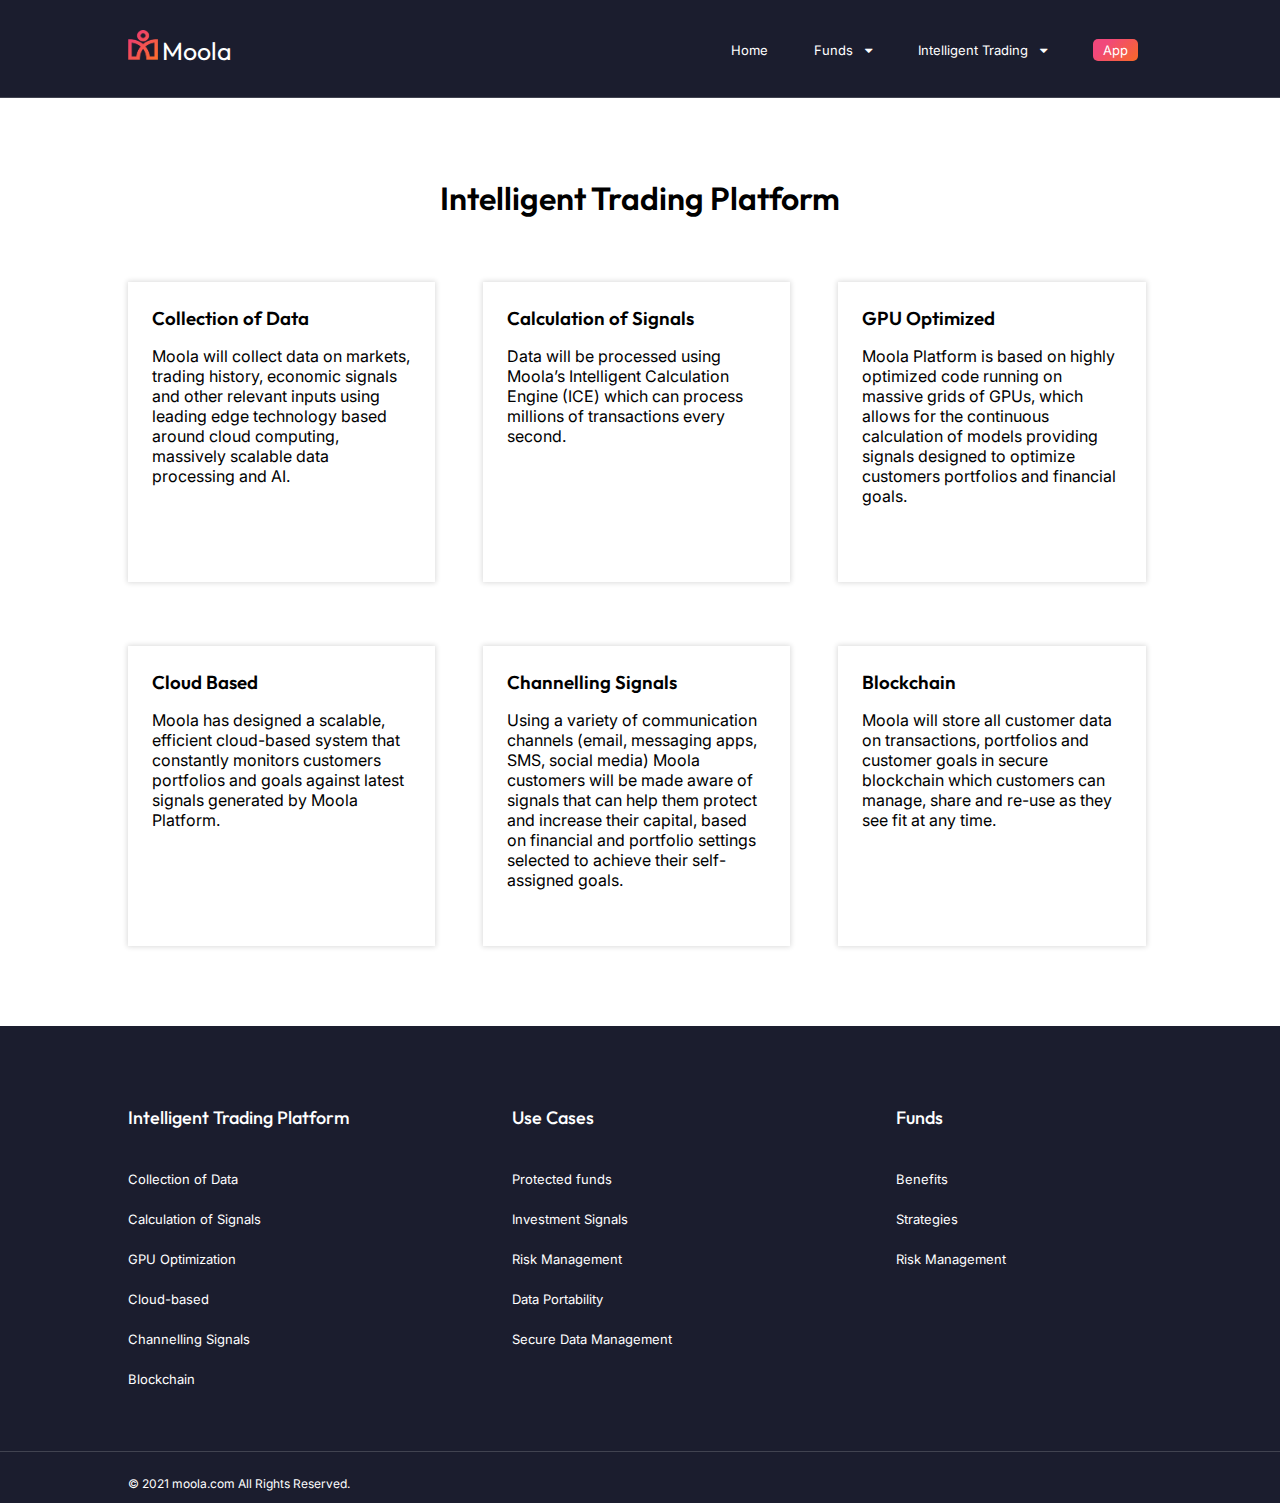
<file: mit.html>
<!DOCTYPE html>
<html lang="en">
  <head>
    <meta charset="UTF-8" />
    <meta http-equiv="X-UA-Compatible" content="IE=edge" />
    <meta name="viewport" content="width=device-width, initial-scale=1.0" />
    <link rel="stylesheet" href="css/style.css" />
    <link rel="preconnect" href="https://fonts.googleapis.com" />
    <link rel="preconnect" href="https://fonts.gstatic.com" crossorigin />
    <link
      href="https://fonts.googleapis.com/css2?family=Inter:wght@400;500;600;700;800&display=swap"
      rel="stylesheet"
    />

    <link
      href="https://fonts.googleapis.com/css2?family=Outfit:wght@400;500;600;700;800&display=swap"
      rel="stylesheet"
    />
    <title>Moola</title>
    <link
      rel="stylesheet"
      href="https://cdnjs.cloudflare.com/ajax/libs/font-awesome/4.7.0/css/font-awesome.min.css"
    />
  </head>
  <body>
    <nav class="navbar">
      <div class="container nav">
        <!-- LOGO -->
        <div class="logo">
          <img src="images/logo.png" alt="" />
          <a href="index.html">Moola</a>
        </div>
        <!-- NAVIGATION MENU -->
        <ul class="nav-links">
          <!-- USING CHECKBOX HACK -->
          <input type="checkbox" id="checkbox_toggle" />
          <label for="checkbox_toggle" class="hamburger">&#9776;</label>
          <!-- NAVIGATION MENUS -->
          <div class="menu">
            <li><a href="index.html">Home</a></li>

            <li class="services">
              <a href="#"
                >Funds &nbsp;
                <i class="fa fa-caret-down" aria-hidden="true"></i>
              </a>
              <!-- DROPDOWN MENU -->
              <ul class="dropdown">
                <li><a href="benefits.html">Benefits</a></li>
                <li><a href="capital.html">Funds</a></li>

                <li><a href="strategy.html#strategy">Strategies</a></li>
              </ul>
            </li>

            <!-- <li class="services">
              <a href="#"
                >Advisory &nbsp;
                <i class="fa fa-caret-down" aria-hidden="true"></i
              ></a>
            
              <ul class="dropdown">
                <li><a href="strategy.html#opportunity">Opportunities</a></li>
                <li><a href="strategy.html#portfolio">Better Portfolio</a></li>
                <li><a href="index.html#risk">Risk Management</a></li>
              </ul>
            </li> -->

            <li class="services">
              <!-- <a href="#">Intelligent Trading Platform &nbsp; -->
              <a href="#"
                >Intelligent Trading &nbsp;
                <i class="fa fa-caret-down" aria-hidden="true"></i
              ></a>
              <!-- DROPDOWN MENU -->
              <ul class="dropdown">
                <li><a href="mit.html">Technology</a></li>
                <li><a href="use-cases.html">Use Cases</a></li>
              </ul>
            </li>

            <li><a href="#" class="app">App</a></li>
          </div>
        </ul>
      </div>
    </nav>
    <section class="section mit">
      <div class="container mit-div">
        <h1>Intelligent Trading Platform</h1>
        <!-- <p class="mit-p">
          provides advice to customers using a well-designed mobile app allowing
          customers to respond instantly to simple, targeted advice that
          protects capital and enables profitable situations to be taken
          advantage of.
        </p> -->
        <div class="flexx">
          <div class="mit-cards">
            <h3>Collection of Data</h3>
            <p>
              Moola will collect data on markets, trading history, economic
              signals and other relevant inputs using leading edge technology
              based around cloud computing, massively scalable data processing
              and AI.
            </p>
          </div>

          <div class="mit-cards">
            <h3>Calculation of Signals</h3>
            <p>
              Data will be processed using Moola’s Intelligent Calculation
              Engine (ICE) which can process millions of transactions every
              second.

              <!-- Compared to the kind of signals typically generated by technical
              analysis (TA) and market professionals, Moola signals will allow
              users to review and understand changes made, using a custom risk
              model based on users goals, trading history and other market
              inputs. -->
            </p>
          </div>

          <div class="mit-cards">
            <h3>GPU Optimized</h3>
            <p>
              Moola Platform is based on highly optimized code running on
              massive grids of GPUs, which allows for the continuous calculation
              of models providing signals designed to optimize customers
              portfolios and financial goals.
            </p>
          </div>
        </div>

        <div class="flexx">
          <div class="mit-cards">
            <h3>Cloud Based</h3>
            <p>
              Moola has designed a scalable, efficient cloud-based system that
              constantly monitors customers portfolios and goals against latest
              signals generated by Moola Platform.
            </p>
          </div>

          <div class="mit-cards">
            <h3>Channelling Signals</h3>
            <p>
              Using a variety of communication channels (email, messaging apps,
              SMS, social media) Moola customers will be made aware of signals
              that can help them protect and increase their capital, based on
              financial and portfolio settings selected to achieve their
              self-assigned goals.
            </p>
          </div>

          <div class="mit-cards">
            <h3>Blockchain</h3>
            <p>
              Moola will store all customer data on transactions, portfolios and
              customer goals in secure blockchain which customers can manage,
              share and re-use as they see fit at any time.
            </p>
          </div>
        </div>
      </div>
    </section>
    <footer class="footer">
      <div class="container footer-div">
        <div class="footer-grid">
          <h3>Intelligent Trading Platform</h3>
          <a href="mit.html">Collection of Data</a>
          <a href="mit.html">Calculation of Signals</a>
          <a href="mit.html">GPU Optimization</a>
          <a href="mit.html">Cloud-based</a>
          <a href="mit.html">Channelling Signals</a>
          <a href="mit.html">Blockchain</a>
        </div>

        <div class="footer-grid">
          <h3>Use Cases</h3>
          <a href="use-cases.html">Protected funds</a>
          <a href="use-cases.html">Investment Signals</a>
          <a href="use-cases.html">Risk Management</a>
          <a href="use-cases.html">Data Portability</a>
          <a href="use-cases.html">Secure Data Management</a>
        </div>

        <div class="footer-grid">
          <h3>Funds</h3>
          <a href="benefits.html">Benefits</a>
          <a href="strategy.html#strategy">Strategies</a>
          <!-- <a href="mit.html">Defi</a>
          <a href="mit.html">Blockchain</a> -->
          <a href="index.html#risk">Risk Management</a>
        </div>

        <!-- <div class="footer-grid">
          <h3>Others</h3>
          <a href="capital.html#product">Structured Products</a>
          <a href="capital.html#etf">Inflation Protected Funds</a>
          <a href="capital.html#smart">Smart Beta Market Cap Funds</a>
        </div> -->
      </div>
      <div class="div"></div>

      <p class="container">&copy; 2021 moola.com All Rights Reserved.</p>
    </footer>
  </body>
</html>
</file>
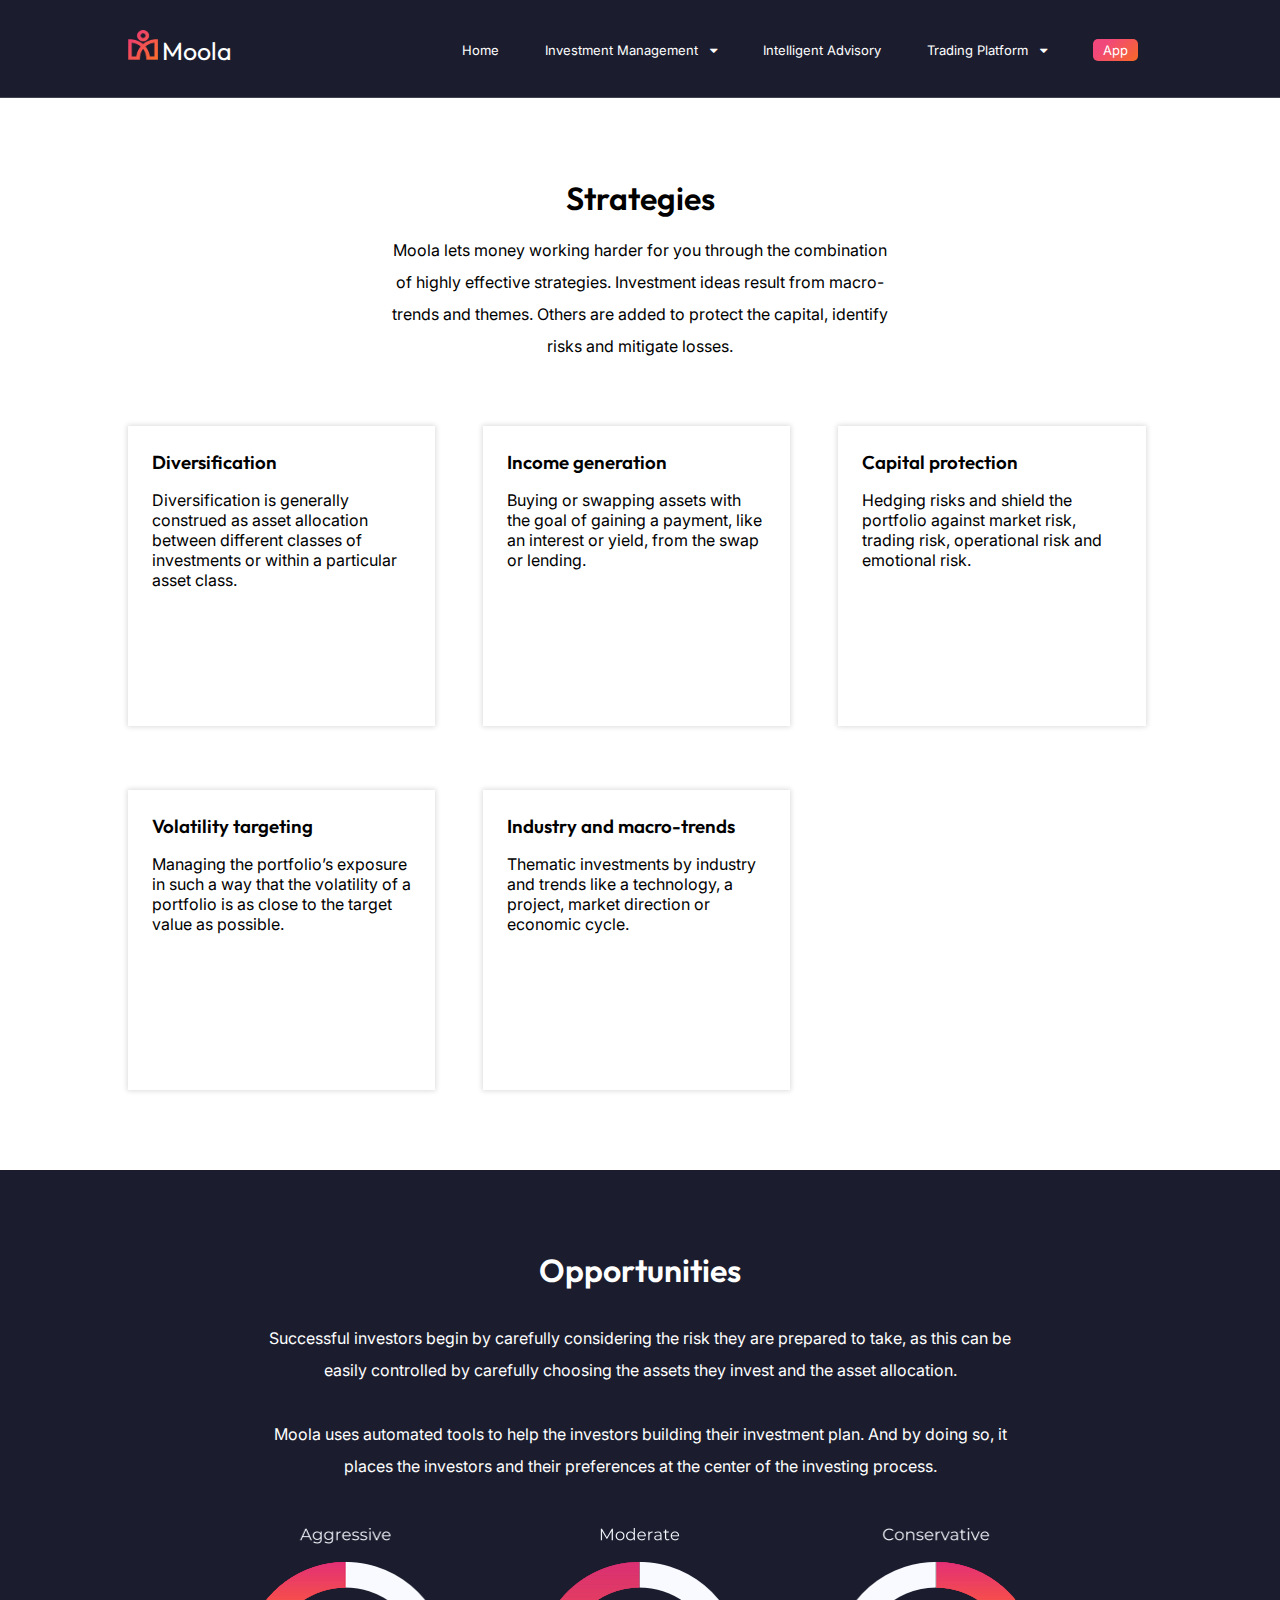
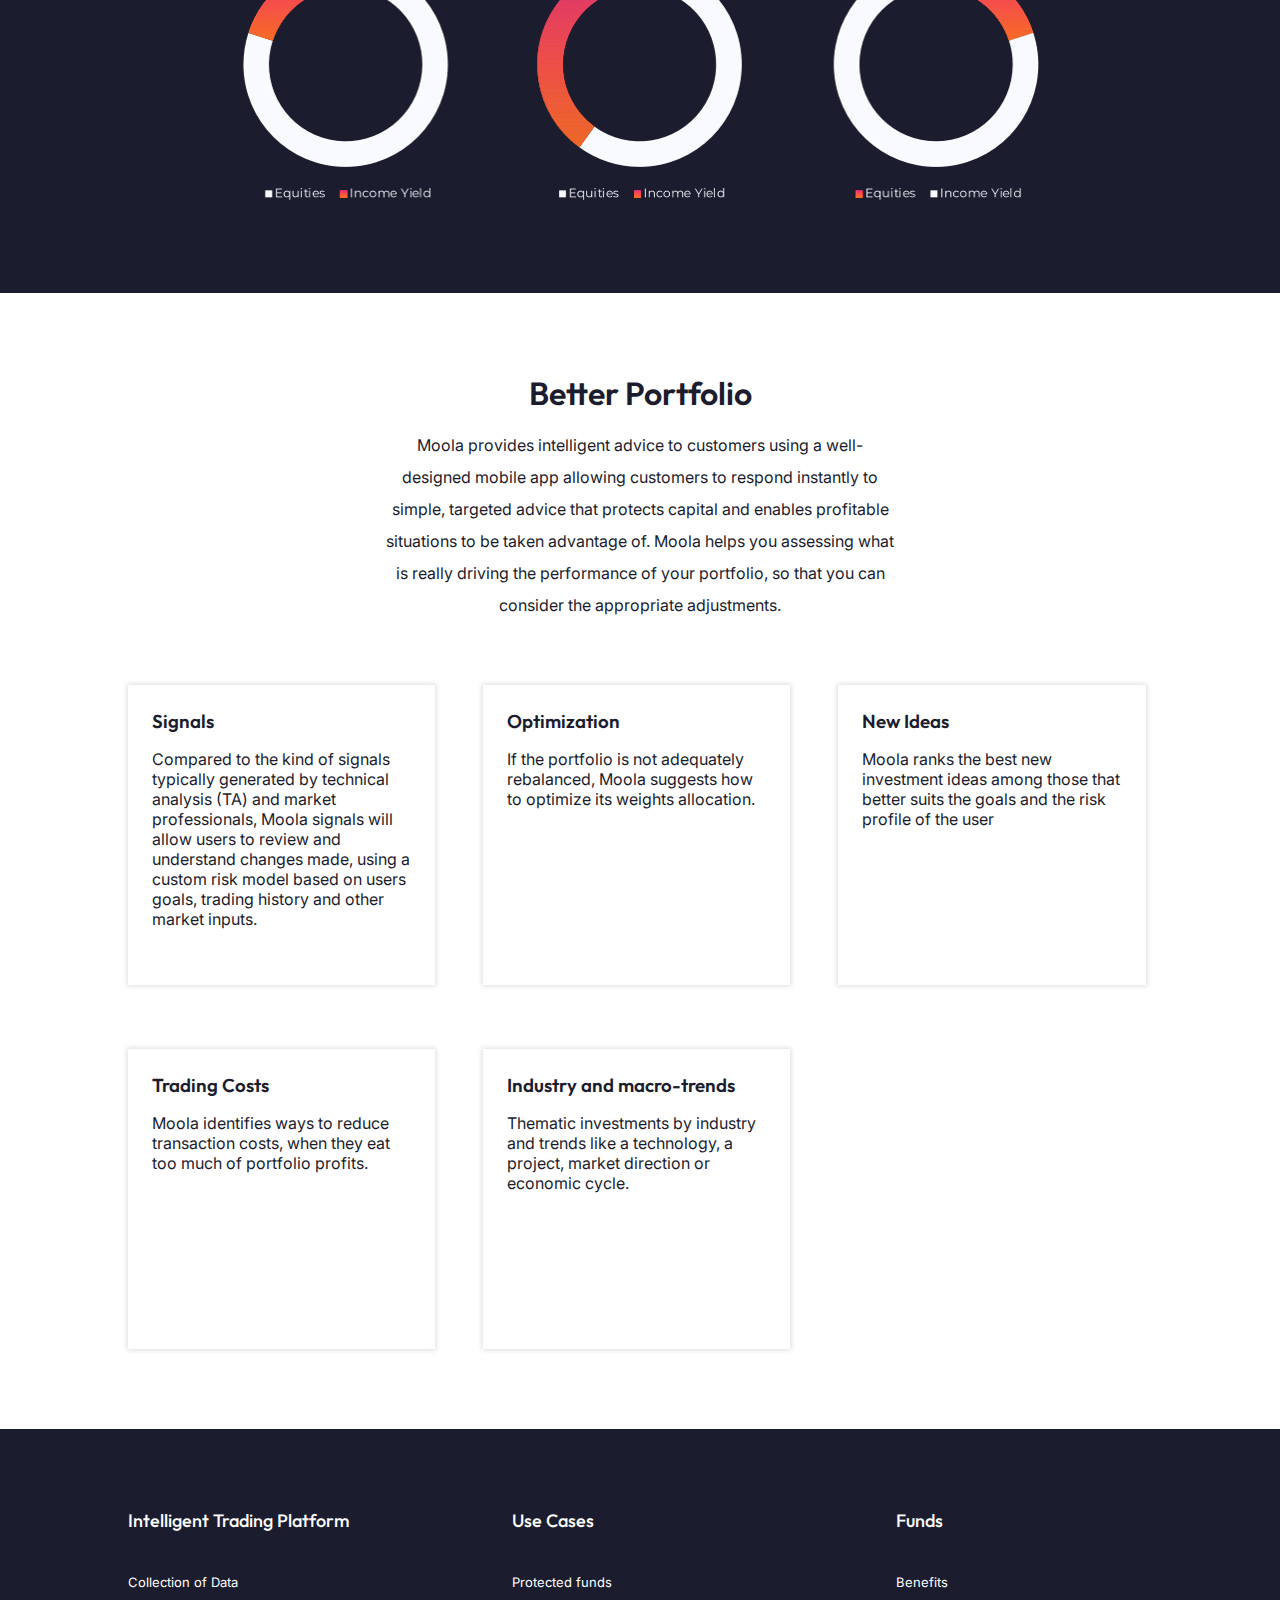
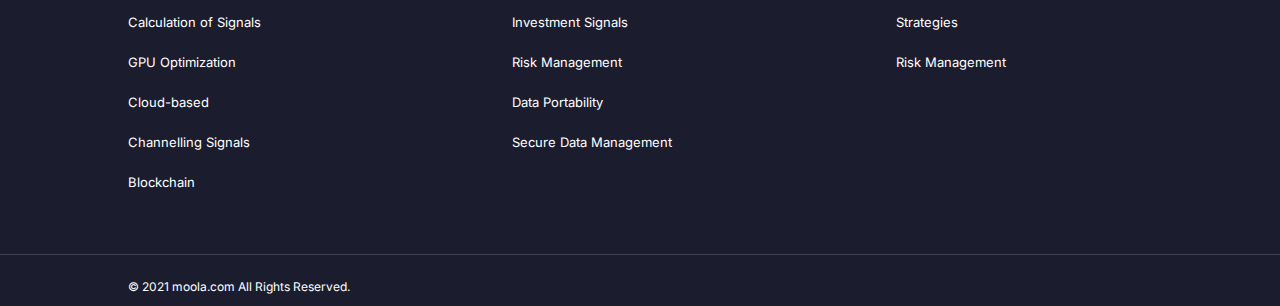
<file: strategy.html>
<!DOCTYPE html>
<html lang="en">
    <head>
        <meta charset="UTF-8" />
        <meta http-equiv="X-UA-Compatible" content="IE=edge" />
        <meta name="viewport" content="width=device-width, initial-scale=1.0" />
        <link rel="stylesheet" href="css/style.css" />
        <link rel="preconnect" href="https://fonts.googleapis.com" />
        <link rel="preconnect" href="https://fonts.gstatic.com" crossorigin />
        <link
          href="https://fonts.googleapis.com/css2?family=Inter:wght@400;500;600;700;800&display=swap"
          rel="stylesheet"
        />
    
        <link
          href="https://fonts.googleapis.com/css2?family=Outfit:wght@400;500;600;700;800&display=swap"
          rel="stylesheet"
        />
        <title>Moola</title>
        <link
          rel="stylesheet"
          href="https://cdnjs.cloudflare.com/ajax/libs/font-awesome/4.7.0/css/font-awesome.min.css"
        />
      </head>
      <body>
        <nav class="navbar">
          <div class="container nav">
            <!-- LOGO -->
            <div class="logo">
              <img src="images/logo.png" alt="" />
              <a href="index.html">Moola</a>
            </div>
            <!-- NAVIGATION MENU -->
            <ul class="nav-links">
              <!-- USING CHECKBOX HACK -->
              <input type="checkbox" id="checkbox_toggle" />
              <label for="checkbox_toggle" class="hamburger">&#9776;</label>
              <!-- NAVIGATION MENUS -->
              <div class="menu">
                <li><a href="index.html">Home</a></li>
    
                <li class="services">
                  <a href="#"
                    >Investment Management &nbsp;
                    <i class="fa fa-caret-down" aria-hidden="true"></i>
                  </a>
                  <!-- DROPDOWN MENU -->
                  <ul class="dropdown">
                    <li><a href="benefits.html">Benefits</a></li>
                    <li><a href="capital.html">Funds</a></li>
    
                    <li><a href="strategy.html#strategy">Strategies</a></li>
                  </ul>
                </li>
    
                <li class="services">
                  <a href="advisory.html">Intelligent Advisory </a>
                
                 
                </li>
    
                <li class="services">
                  <!-- <a href="#">Intelligent Trading Platform &nbsp; -->
                  <a href="#"
                    >Trading Platform &nbsp;
                    <i class="fa fa-caret-down" aria-hidden="true"></i
                  ></a>
                  <!-- DROPDOWN MENU -->
                  <ul class="dropdown">
                    <li><a href="mit.html">Technology</a></li>
                    <li><a href="use-cases.html">Use Cases</a></li>
                  </ul>
                </li>
    
                <li><a href="#" class="app">App</a></li>
              </div>
            </ul>
          </div>
        </nav>

    <section class="section mit" id="strategy">
      <div class="container mit-div">
        <h1>Strategies</h1>
        <p class="mit-p">
          Moola lets money working harder for you through the combination of
          highly effective strategies. Investment ideas result from macro-trends
          and themes. Others are added to protect the capital, identify risks
          and mitigate losses.
        </p>
        <div class="flexx">
          <div class="mit-cards">
            <h3>Diversification</h3>
            <p>
              Diversification is generally construed as asset allocation between
              different classes of investments or within a particular asset
              class.
            </p>
          </div>

          <div class="mit-cards">
            <h3>Income generation</h3>
            <p>
              Buying or swapping assets with the goal of gaining a payment, like
              an interest or yield, from the swap or lending.
            </p>
          </div>

          <div class="mit-cards">
            <h3>Capital protection</h3>
            <p>
              Hedging risks and shield the portfolio against market risk,
              trading risk, operational risk and emotional risk.
            </p>
          </div>
        </div>

        <div class="flexx">
          <div class="mit-cards">
            <h3>Volatility targeting</h3>
            <p>
              Managing the portfolio’s exposure in such a way that the
              volatility of a portfolio is as close to the target value as
              possible.
            </p>
          </div>

          <div class="mit-cards">
            <h3>Industry and macro-trends</h3>
            <p>
              Thematic investments by industry and trends like a technology, a
              project, market direction or economic cycle.
            </p>
          </div>
        </div>
      </div>


      
    </section>


    <section class="section opportunity" id="opportunity">
        <div class="container opportunity-div">
            <h1>Opportunities</h1>
            <p>Successful investors begin by carefully considering the risk they are prepared to take, as this can be easily controlled by carefully choosing the assets they invest and the asset allocation. 
            </p>
            <p>Moola uses automated tools to help the investors building their investment plan. And by doing so, it places the investors and their preferences at the center of the investing process.
            </p>

            <img src="images/aggressive.png" alt="">
        </div>
    </section>

    <section class="section portfolio" id="portfolio">
        <div class="container mit-div">
            <h1>Better Portfolio</h1>
            <p class="mit-p">
                Moola provides intelligent advice to customers using a well-designed mobile app allowing customers to respond instantly to simple, targeted advice that protects capital and enables profitable situations to be taken advantage of.  Moola helps you assessing what is really driving the performance of your portfolio, so that you can consider the appropriate adjustments.
    
            </p>
            <div class="flexx">
              <div class="mit-cards">
                <h3>Signals</h3>
                <p>
                    
    
                    Compared to the kind of signals typically generated by technical analysis (TA) and market professionals, Moola signals will allow users to review and understand changes made, using a custom risk model based on users goals, trading history and other market inputs.  
                    
                </p>
              </div>
    
              <div class="mit-cards">
                <h3>Optimization</h3>
                <p>
                    
    
                    If the portfolio is not adequately rebalanced, Moola suggests how to optimize its weights allocation.
                    
                    
                    
                </p>
              </div>
    
              <div class="mit-cards">
                <h3>New Ideas</h3>
                <p>
                    
    
                    Moola ranks the best new investment ideas among those that better suits the goals and the risk profile of the user
                    
                </p>
              </div>
            </div>
    
            <div class="flexx">
              <div class="mit-cards">
                <h3>Trading Costs</h3>
                <p>
                    
    
                    Moola identifies ways to reduce transaction costs, when they eat too much of portfolio profits.
                    
                </p>
              </div>
    
              <div class="mit-cards">
                <h3>Industry and macro-trends</h3>
                <p>
                  Thematic investments by industry and trends like a technology, a
                  project, market direction or economic cycle.
                </p>
              </div>
            </div>
          </div>
    </section>
    <footer class="footer">
      <div class="container footer-div">
        <div class="footer-grid">
          <h3>Intelligent Trading Platform</h3>
          <a href="mit.html">Collection of Data</a>
          <a href="mit.html">Calculation of Signals</a>
          <a href="mit.html">GPU Optimization</a>
          <a href="mit.html">Cloud-based</a>
          <a href="mit.html">Channelling Signals</a>
          <a href="mit.html">Blockchain</a>
        </div>

        <div class="footer-grid">
          <h3>Use Cases</h3>
          <a href="use-cases.html">Protected funds</a>
          <a href="use-cases.html">Investment Signals</a>
          <a href="use-cases.html">Risk Management</a>
          <a href="use-cases.html">Data Portability</a>
          <a href="use-cases.html">Secure Data Management</a>
        </div>

        <div class="footer-grid">
          <h3>Funds</h3>
          <a href="benefits.html">Benefits</a>
          <a href="strategy.html#strategy">Strategies</a>
          <!-- <a href="mit.html">Defi</a>
          <a href="mit.html">Blockchain</a> -->
          <a href="index.html#risk">Risk Management</a>
        </div>

        <!-- <div class="footer-grid">
          <h3>Others</h3>
          <a href="capital.html#product">Structured Products</a>
          <a href="capital.html#etf">Inflation Protected Funds</a>
          <a href="capital.html#smart">Smart Beta Market Cap Funds</a>
        </div> -->
      </div>
      <div class="div"></div>

      <p class="container">&copy; 2021 moola.com All Rights Reserved.</p>
    </footer>
  </body>
</html>
</file>
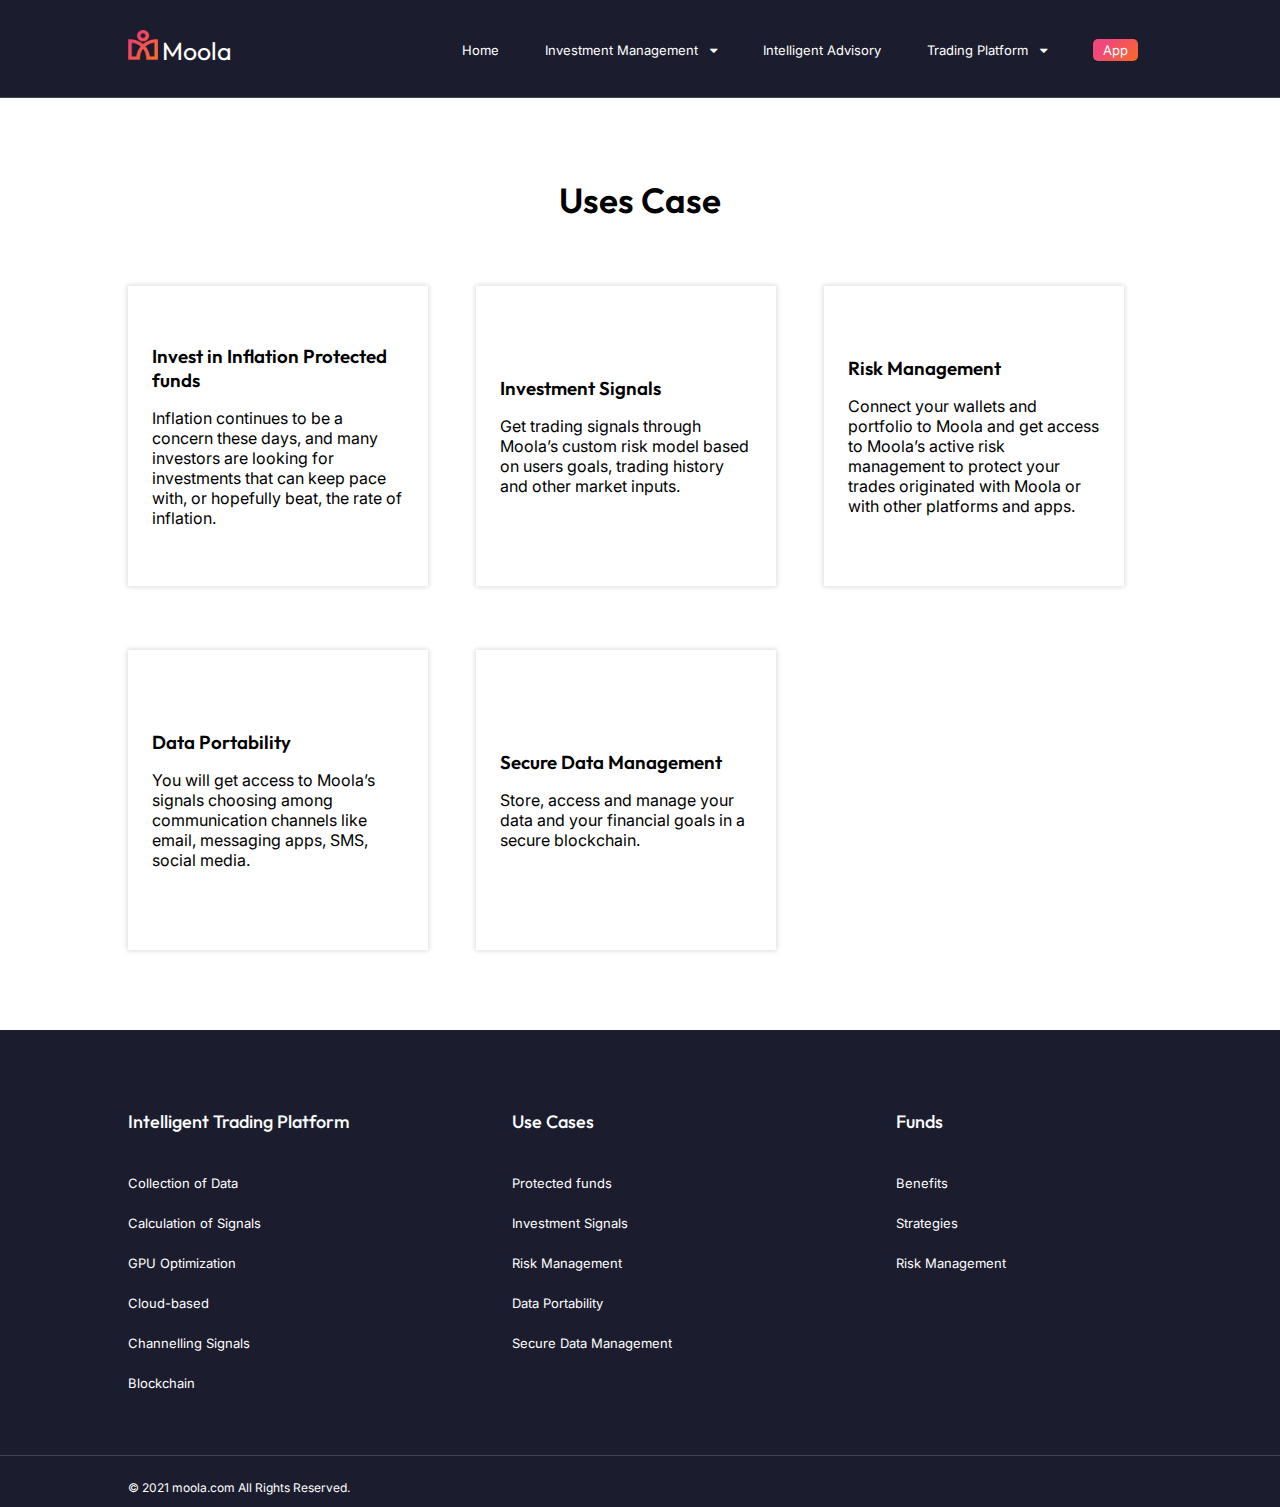
<file: use-cases.html>
<!DOCTYPE html>
<html lang="en">
    <head>
        <meta charset="UTF-8" />
        <meta http-equiv="X-UA-Compatible" content="IE=edge" />
        <meta name="viewport" content="width=device-width, initial-scale=1.0" />
        <link rel="stylesheet" href="css/style.css" />
        <link rel="preconnect" href="https://fonts.googleapis.com" />
        <link rel="preconnect" href="https://fonts.gstatic.com" crossorigin />
        <link
          href="https://fonts.googleapis.com/css2?family=Inter:wght@400;500;600;700;800&display=swap"
          rel="stylesheet"
        />
    
        <link
          href="https://fonts.googleapis.com/css2?family=Outfit:wght@400;500;600;700;800&display=swap"
          rel="stylesheet"
        />
        <title>Moola</title>
        <link
          rel="stylesheet"
          href="https://cdnjs.cloudflare.com/ajax/libs/font-awesome/4.7.0/css/font-awesome.min.css"
        />
      </head>
      <body>
        <nav class="navbar">
          <div class="container nav">
            <!-- LOGO -->
            <div class="logo">
              <img src="images/logo.png" alt="" />
              <a href="index.html">Moola</a>
            </div>
            <!-- NAVIGATION MENU -->
            <ul class="nav-links">
              <!-- USING CHECKBOX HACK -->
              <input type="checkbox" id="checkbox_toggle" />
              <label for="checkbox_toggle" class="hamburger">&#9776;</label>
              <!-- NAVIGATION MENUS -->
              <div class="menu">
                <li><a href="index.html">Home</a></li>
    
                <li class="services">
                  <a href="#"
                    >Investment Management &nbsp;
                    <i class="fa fa-caret-down" aria-hidden="true"></i>
                  </a>
                  <!-- DROPDOWN MENU -->
                  <ul class="dropdown">
                    <li><a href="benefits.html">Benefits</a></li>
                    <li><a href="capital.html">Funds</a></li>
    
                    <li><a href="strategy.html#strategy">Strategies</a></li>
                  </ul>
                </li>
    
                <li class="services">
                  <a href="advisory.html">Intelligent Advisory </a>
                
                 
                </li>
    
                <li class="services">
                  <!-- <a href="#">Intelligent Trading Platform &nbsp; -->
                  <a href="#"
                    >Trading Platform &nbsp;
                    <i class="fa fa-caret-down" aria-hidden="true"></i
                  ></a>
                  <!-- DROPDOWN MENU -->
                  <ul class="dropdown">
                    <li><a href="mit.html">Technology</a></li>
                    <li><a href="use-cases.html">Use Cases</a></li>
                  </ul>
                </li>
    
                <li><a href="#" class="app">App</a></li>
              </div>
            </ul>
          </div>
        </nav>
    <section class="section uses-case">
      <div class="container uses-case-div">
        <h1>Uses Case</h1>
        
        <div class="flexx">
          <div class="uses-case-cards">
            <h3>Invest in Inflation Protected funds
            </h3>
            <p>
                Inflation continues to be a concern these days, and many investors are looking for investments that can keep pace with, or hopefully beat, the rate of inflation. 

            </p>
          </div>

          <div class="uses-case-cards">
            <h3>Investment Signals
            </h3>
            <p>
                Get trading signals through Moola’s custom risk model based on users goals, trading history and other market inputs.  

            </p>
          </div>

          <div class="uses-case-cards">
            <h3>Risk Management</h3>
            <p>
                Connect your wallets and portfolio to Moola and get access to Moola’s active risk management to protect your trades originated with Moola or with other platforms and apps. 
            </p>
          </div>
        </div>

        <div class="flexx">
          <div class="uses-case-cards">
            <h3>Data Portability
            </h3>
            <p>
                You will get access to Moola’s signals choosing among communication channels like email, messaging apps, SMS, social media.

            </p>
          </div>

          <div class="uses-case-cards">
            <h3>Secure Data Management</h3>
            <p>
                Store, access and manage your data and your financial goals in a secure blockchain.

            </p>
          </div>

         
        </div>
      </div>
    </section>
    <footer class="footer">
      <div class="container footer-div">
        <div class="footer-grid">
          <h3>Intelligent Trading Platform</h3>
          <a href="mit.html">Collection of Data</a>
          <a href="mit.html">Calculation of Signals</a>
          <a href="mit.html">GPU Optimization</a>
          <a href="mit.html">Cloud-based</a>
          <a href="mit.html">Channelling Signals</a>
          <a href="mit.html">Blockchain</a>
        </div>

        <div class="footer-grid">
          <h3>Use Cases</h3>
          <a href="use-cases.html">Protected funds</a>
          <a href="use-cases.html">Investment Signals</a>
          <a href="use-cases.html">Risk Management</a>
          <a href="use-cases.html">Data Portability</a>
          <a href="use-cases.html">Secure Data Management</a>
        </div>

        <div class="footer-grid">
          <h3>Funds</h3>
          <a href="benefits.html">Benefits</a>
          <a href="strategy.html#strategy">Strategies</a>
          <!-- <a href="mit.html">Defi</a>
          <a href="mit.html">Blockchain</a> -->
          <a href="index.html#risk">Risk Management</a>
        </div>

        <!-- <div class="footer-grid">
          <h3>Others</h3>
          <a href="capital.html#product">Structured Products</a>
          <a href="capital.html#etf">Inflation Protected Funds</a>
          <a href="capital.html#smart">Smart Beta Market Cap Funds</a>
        </div> -->
      </div>
      <div class="div"></div>

      <p class="container">&copy; 2021 moola.com All Rights Reserved.</p>
    </footer>
  </body>
</html>
</file>
<file: css/style.css>
/* UTILITIES */
* {
  margin: 0;
  padding: 0;
  box-sizing: border-box;
  scroll-behavior: smooth;
}
body {
  font-family: "Inter", sans-serif;
  background-color: rgb(27, 29, 46);


}
h1,
h2,
h3,
h5,
h5,
h6 {
  font-family: "Outfit", sans-serif !important;
  font-weight: 600;
}
p {
  font-family: "Inter", sans-serif;
  font-weight: 400;
}
a {
  text-decoration: none;
}
li {
  list-style: none;
}
.container {
  width: 80%;
  margin: auto;
}

/* NAVBAR STYLING STARTS */
.navbar {
  display: flex;
  border-bottom: 1px solid rgba(221, 221, 221, 0.2);
  /* background-color: teal; */
}
.nav {
  display: flex;
  align-items: center;
  justify-content: space-between;
  padding-top: 30px;
  padding-bottom: 30px;
  color: #fff;
}
.nav-links a {
  color: #fff;
  font-size: 13px;
}
/* LOGO */
.logo > a {
  font-size: 25px;
  color: #fff;
  font-family: "Outfit", sans-serif !important;
}
.logo > img {
  width: 30px;
}
/* NAVBAR MENU */
.menu {
  display: flex;
  gap: 1em;
  font-size: 18px;
}
.menu li:hover {
  /* border-radius: 5px; */
  transition: 0.3s ease;
}
.menu li {
  padding: 5px 14px;
}
/* DROPDOWN MENU */
.services {
  position: relative;
}
.dropdown {
  /* background-color: rgb(1, 139, 139); */
  background-image: linear-gradient(315deg, #f86926 0%, #f1487b 74%);

  padding: 0.5em 0;
  position: absolute; /*WITH RESPECT TO PARENT*/
  display: none;
  /* border-radius: 8px; */
  top: 34px;
  z-index: 1;
}
.dropdown li + li {
  margin-top: 10px;
}
.dropdown li {
  padding: 0.5em 1em;
  width: 10em;
  text-align: left;
}
.dropdown li:hover {
}
.services:hover .dropdown {
  display: block;
}
.app {
  /* background-color: #fce043; */
  background-image: linear-gradient(315deg, #f86926 0%, #f1487b 74%);

  padding: 3px 10px;
  border-radius: 5px;
}
.landing {
  /* height: 90vh; */
  display: flex;
  align-items: center;
  justify-content: center;
}
.section {
  padding-top: 5em;
  padding-bottom: 5em;
}
.landing-div {
  display: flex;
  justify-content: space-between;
  align-items: center;
}
.intelligent {
  background-color: #fff;
  /* height: 60vh; */
}

.multiple {
  background-color: rgb(250, 248, 248);

  /* height: 60vh; */
}
.multiple .intelligent-cards > h2 {
  font-size: 20px;

}

.multiple .intelligent-cards {
  text-align: center;
  height: auto;
  width: auto;
  display: flex;
  flex-direction: column;
  align-items: center;
  justify-content: center;
  gap: 1em;
}
.intelligent-div {
  display: flex;
  justify-content: center;
  gap: 5em;
  align-items: center;
}
.intelligent-cards {
  text-align: center;
  height: auto;
  width: auto;
  display: flex;
  flex-direction: column;
  align-items: center;
  justify-content: center;
  gap: 1em;
}
.intelligent-cards > h2 {
  color: rgb(27, 29, 46);
  font-weight: bold;
}
.intelligent-cards > p {
  line-height: 2;
}
.intelligent-cards > img {
  width: 150px;
}
.image{

  width: 50%;
}
.image img {
  max-width: 100%;

  transform: scale(1.2);
}
.landing-color {
  background: -webkit-linear-gradient(315deg, #f86926 0%, #f1487b 74%);
  -webkit-background-clip: text;
  -webkit-text-fill-color: transparent;
}
.landing-div .first > h1 {
  font-size: 7em;
  color: #fff;
}
.btn-link {
  margin-top: 2em;
  width: 67%;
gap: 1em;
  display: flex;
  justify-content: space-between;
}
.btn-link > .linkk {
  color: #fff;
  background: -webkit-linear-gradient(315deg, #f86926 0%, #f1487b 74%);
  padding: 15px 30px;
text-align: center;
}
.landing-div .first > .lead {
  color: #fff;
  font-size: 14.5px;
  letter-spacing: 2px;

  margin-top: 1em;
}
/*RESPONSIVE NAVBAR MENU STARTS*/
/* CHECKBOX HACK */
input[type="checkbox"] {
  display: none;
}
/*HAMBURGER MENU*/
.hamburger {
  display: none;
  font-size: 24px;
  user-select: none;
}
.stra {
  background-color: #fff ;
}
.stra .smart-cards h1 {
  color: #000;
  font-size: 20px;
}
.stra .smart-cards p {
  color: #000;
  line-height: 2;
  font-size: 14px;
  margin-bottom: 2em;
}

.smart {
  background-color: rgb(27, 29, 46);

  /* min-height: 60vh; */
}
.smart-div {
  display: flex;
  gap: 3em;
  justify-content: center;
  align-items: start;
}
.smart-cards {
  display: flex;
  flex-direction: column;
  gap: 1em;
  width: 33%;
  margin: auto;
}
.smart-cards h1 {
  color: #fff;
  font-size: 20px;
}
.smart-cards p {
  color: #fff;
  line-height: 2;
  font-size: 13px;
  margin-bottom: 2em;
}
.smart-link {
  color: #fff;
  background: -webkit-linear-gradient(315deg, #f86926 0%, #f1487b 74%);
  padding: 15px 35px;
  width: 180px;
}
.cardss {
 
  background-color: #fff;
}
.cardss-div {
  display: flex;
  flex-direction: column;
  gap: 2em;
}
.four-cards-div {
  display: flex;
  gap: 2em;
}
.four-cards {
  /* border: 2px solid #ddd; */
  box-shadow: 0px 0px 10px 2px #eee;
  padding: 1.5em;
  width: 50%;
  display: flex;
  flex-direction: column;
  gap: 1em;
}

.four-cards > p {
  /* border: 2px solid #ddd; */
  line-height: 2;
}
.four-cards > h4 {
  /* border: 2px solid #ddd; */
  color: rgb(27, 29, 46);
}
.benn {
  background-color: rgb(27, 29, 46);
}
.benn > .cardss-div > h1 {
  color: #fff;
  font-weight: bold;
  text-align: center;
  font-size: 35px;
}
.benn > .cardss-div > p {
  text-align: center;
  color: #fff;
  font-weight: bold;
  line-height: 2;
}
.benn .four-cards > p {
  /* border: 2px solid #ddd; */
  color: #fff;
}
.benn .four-cards > h4 {
  color: #fff;
}

.benn .four-cards {
  border: 1px solid #ddd;
  box-shadow: none;
}
.cardss-div > h1 {
  color: rgb(27, 29, 46);
  font-weight: bold;
  text-align: center;
  font-size: 35px;
}
.cardss-div > p {
  text-align: center;
  color: rgb(27, 29, 46);
  font-weight: bold;
  line-height: 2;
}
.footer {
  /* height: 60vh; */
  color: #fff;
  padding-top: 5em;
}
.footer-div {
  display: flex;
  gap: 2em;
  margin-bottom: 4em;
  justify-content: space-between;
}
.footer-grid {
  width: 25%;
  display: flex;
  gap: 1.5em;
  flex-direction: column;
}
.footer-grid > h3 {
  margin-bottom: 1em;
  font-size: 18px;
  font-weight: 500;
}
.footer-grid > a {
  color: #fff;
  font-size: 13px;
  font-family: "Inter", sans-serif;
  font-weight: 400;
}
.footer > p {
  margin-top: 2em;
  padding-bottom: 1em;
  font-size: 12px;
  font-weight: normal;
}
.footer > .div {
  border-bottom: 1px solid rgba(221, 221, 221, 0.2);
  width: 100%;
}

.mit {
  background-color: #fff;
}
.mit-div {
  color: black;
  display: flex;
  gap: 1em;
  flex-direction: column;
}
.flexx {
  display: flex;
  gap: 3em;
  margin-top: 3em;
}
.mit-cards {
  display: flex;
  flex-direction: column;
  gap: 1em;
  width: 30%;
  min-height: 300px;
  padding: 1.5em;
  box-shadow: 0px 0px 5px 1px #ddd;
}
.mit-div > h1 {
  text-align: center;
}

.mit-p {
  text-align: center;
  line-height: 2;

  width: 50%;
  margin: auto;
}

.uses-case {
  background-color: #fff;
}
.uses-case-div {
  color: black;
  display: flex;
  gap: 1em;
  flex-direction: column;
}
.flexx {
  display: flex;

  gap: 3em;
  margin-top: 3em;
}
.uses-case-cards {
  display: flex;
  flex-direction: column;
  justify-content: center;
  align-items: start;
  gap: 1em;
  width: 300px;
  min-height: 300px;
  padding: 1.5em;
  box-shadow: 0px 0px 5px 1px #ddd;
}
.uses-case-div > h1 {
  text-align: center;
  font-size: 35px;
}

.uses-case-p {
  text-align: center;
  line-height: 2;

  width: 50%;
  margin: auto;
}
/* .benefit-below {
  background-color: #fff;
  padding-bottom: 4em;
  padding-top: 4em;
}
.benefit-below-div > p {
  margin-bottom: 2em;
  line-height: 2;
} */
.benefit-img {
  width: 500px;
  margin: auto;
}
.smart-beta-section {
  background-color: #fff;
}
.smart-beta {
  margin-bottom: 4em;
}
.smart-beta > p {
  line-height: 2;
  margin-top: 1em;
  margin-bottom: 2em;
}
.management {
  background-color: rgb(245, 244, 244);
  border-bottom: 1px solid #ccc;
}
.image-management > img {
  width: 400px;
}
.management-div {
  display: flex;
  gap: 3em;
  align-items: center;
  justify-content: center;
}
.text-management {
  display: flex;
  flex-direction: column;
}
.text-management > p {
  line-height: 1.5;
  margin-top: 1em;
}
.risk-items {
  margin-top: 1.5em;
}
.risk-items > p {
  line-height: 1.5;
}
.opportunity-div {
  display: flex;
  width: 60%;
  flex-direction: column;
  justify-content: center;
  align-items: center;
}
.opportunity-div > h1 {
  color: #fff;
}
.opportunity-div > p {
  color: #fff;
  margin-top: 2em;
  line-height: 2;
  text-align: center;
}
.portfolio {
  background-color: #fff;
}
.opportunity-div > img {
  margin-top: 2em;
}

.portfolio > .mit-div {
  color: rgb(27, 29, 46);
  display: flex;
  gap: 1em;
  flex-direction: column;
}
.portfolio .flexx {
  display: flex;
  gap: 3em;
  margin-top: 3em;
}
.portfolio .mit-cards {
  display: flex;
  flex-direction: column;
  gap: 1em;
  width: 30%;
  min-height: 300px;
  padding: 1.5em;
  box-shadow: 0px 0px 5px 1px #ddd;
}
.portfolio .mit-div > h1 {
  text-align: center;
}

.portfolio .mit-p {
  text-align: center;
  line-height: 2;

  width: 50%;
  margin: auto;
}
.advisory{
  background-color: #fff;
}
/* APPLYING MEDIA QUERIES */
@media (max-width: 768px) {
  .container {
    width: 90%;
  }


  .nav {
 
    padding-top: 20px;
    padding-bottom: 20px;
  
  }
  .landing-div {
  
    flex-direction: column;
    justify-content: center;
    align-items: center;
  }
  .first{
    text-align: center;
    display: flex;
    justify-content: center;
    align-items: center;
    flex-direction: column;
  }
  .image{
    display: none;
  }
  .menu {
    display: none;
    position: absolute;
   
    background-color: rgb(27, 29, 46);
    border-bottom: 1px solid rgba(221, 221, 221, 0.2);

    right: 0;
    left: 0;
    top:4.5em;
    text-align: center;
    padding: 16px 0;
  }
  .menu li:hover {
    display: inline-block;
    transition: 0.3s ease;
  }
  .menu li + li {
    margin-top: 12px;
  }
  input[type="checkbox"]:checked ~ .menu {
    display: block;
  }
  .hamburger {
    display: block;
  }
  .dropdown {
    left: -30%;
    top: 30px;
    transform: translateX(35%);
  }
  
  .intelligent-div {
    flex-direction: column;
}
 .smart-div {
  flex-direction: column;
 }
 .smart-cards{
   width: 100%;
   text-align: center;
   align-items: center;
   justify-content: center;
 }
 .management-div{
   flex-direction: column;
 }
 .image-management img{
   width: 280px;
 }
 .text-management{
   justify-content: center;
   align-items: center;
   text-align: center;
 }


.four-cards-div {
  flex-direction: column;

}
.four-cards {
  /* border: 2px solid #ddd; */

  width: 100%;
 text-align: center;
}
.footer{
  padding-top: 2em;
}
.footer-div {
  flex-direction: column;
  justify-content: center;
  align-items: center;
}
.footer-grid{
  width: 100%;
  text-align: center;
}
.footer > p{
  text-align: center;
}
.footer-grid > h3 {
margin-top: 2em;
margin-bottom: 0em;
}

.benefit-img {
  width: 280px;
}
.portfolio .mit-p,.mit-p {
  width: 100%;

}
.flexx{
  flex-direction: column;
}
.portfolio .mit-cards, .mit-cards{
  width: 100%;
  text-align: center;
}
.opportunity-div > img {
  width: 100%;

}
.btn-link{
  flex-direction: column;
}
.landing-div .first > .lead {
letter-spacing: 0px;
width: 85%;
line-height: 2;
}
}
</file>
